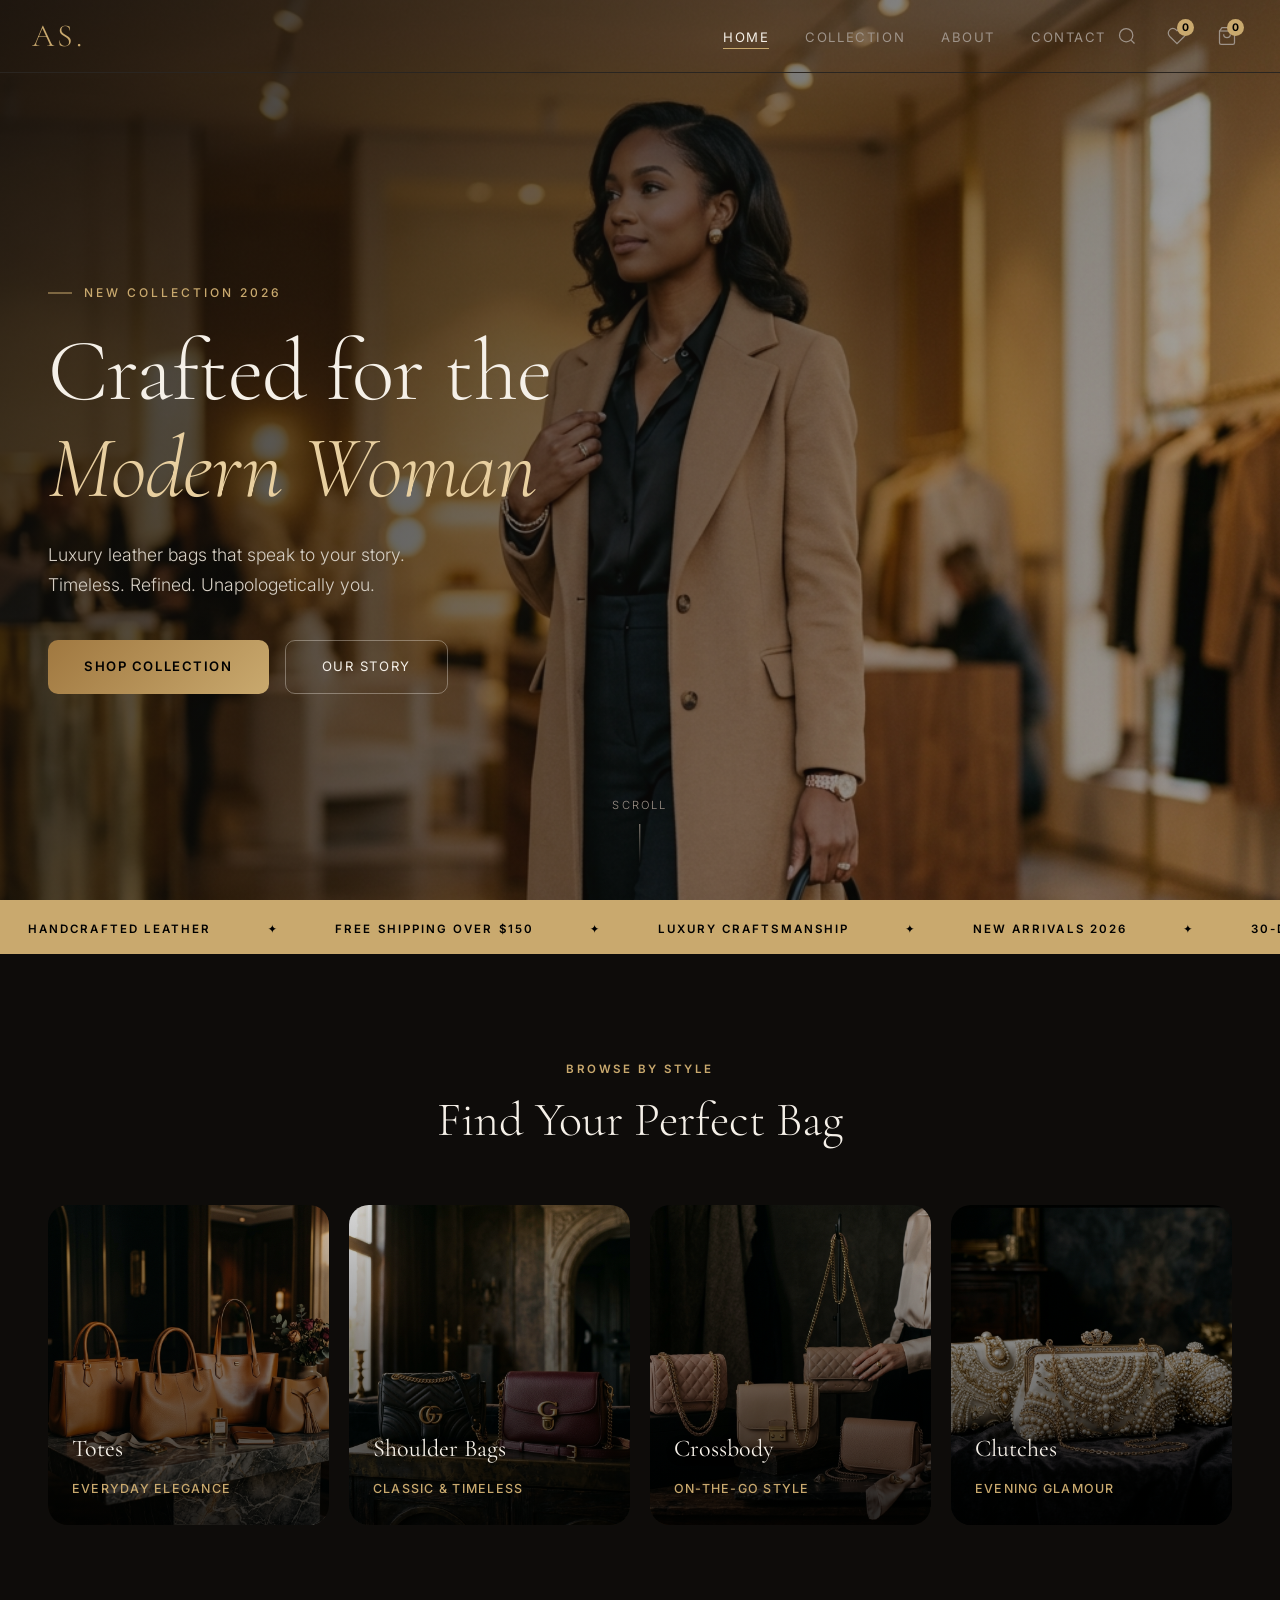
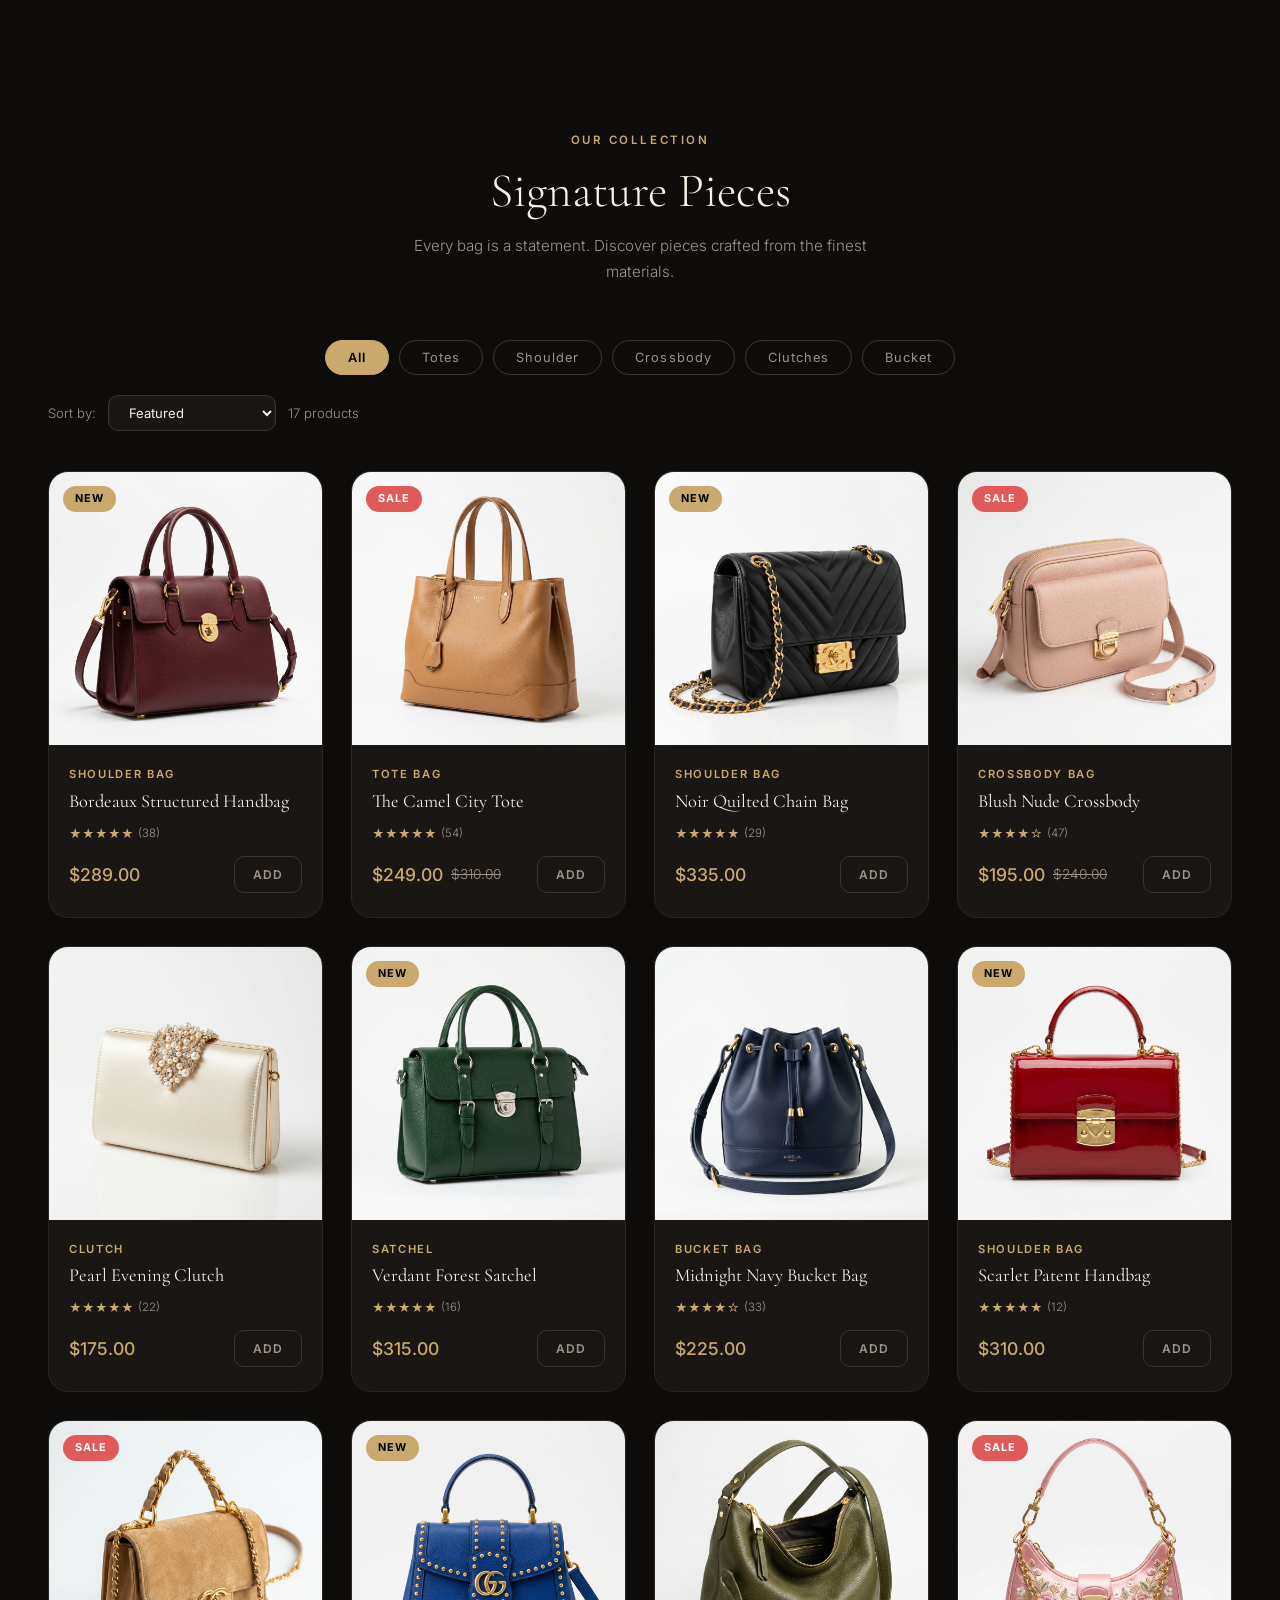
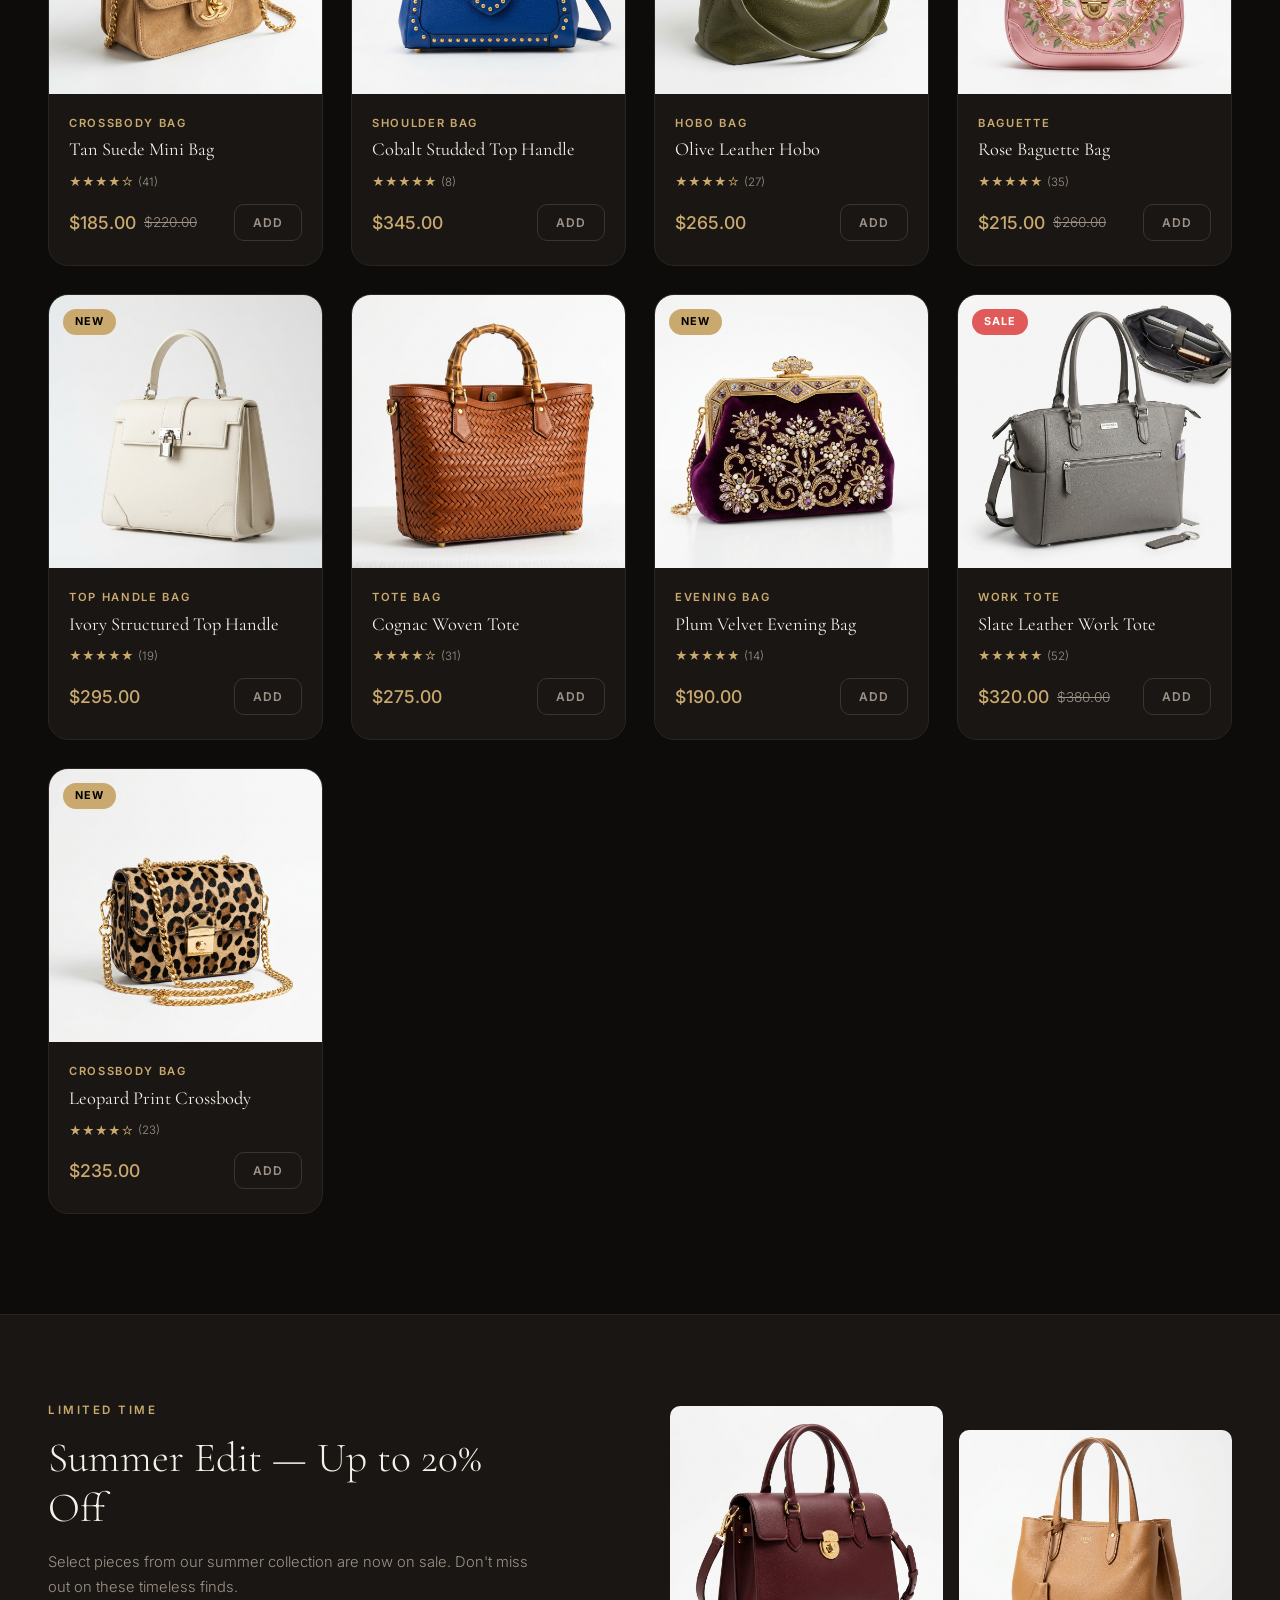
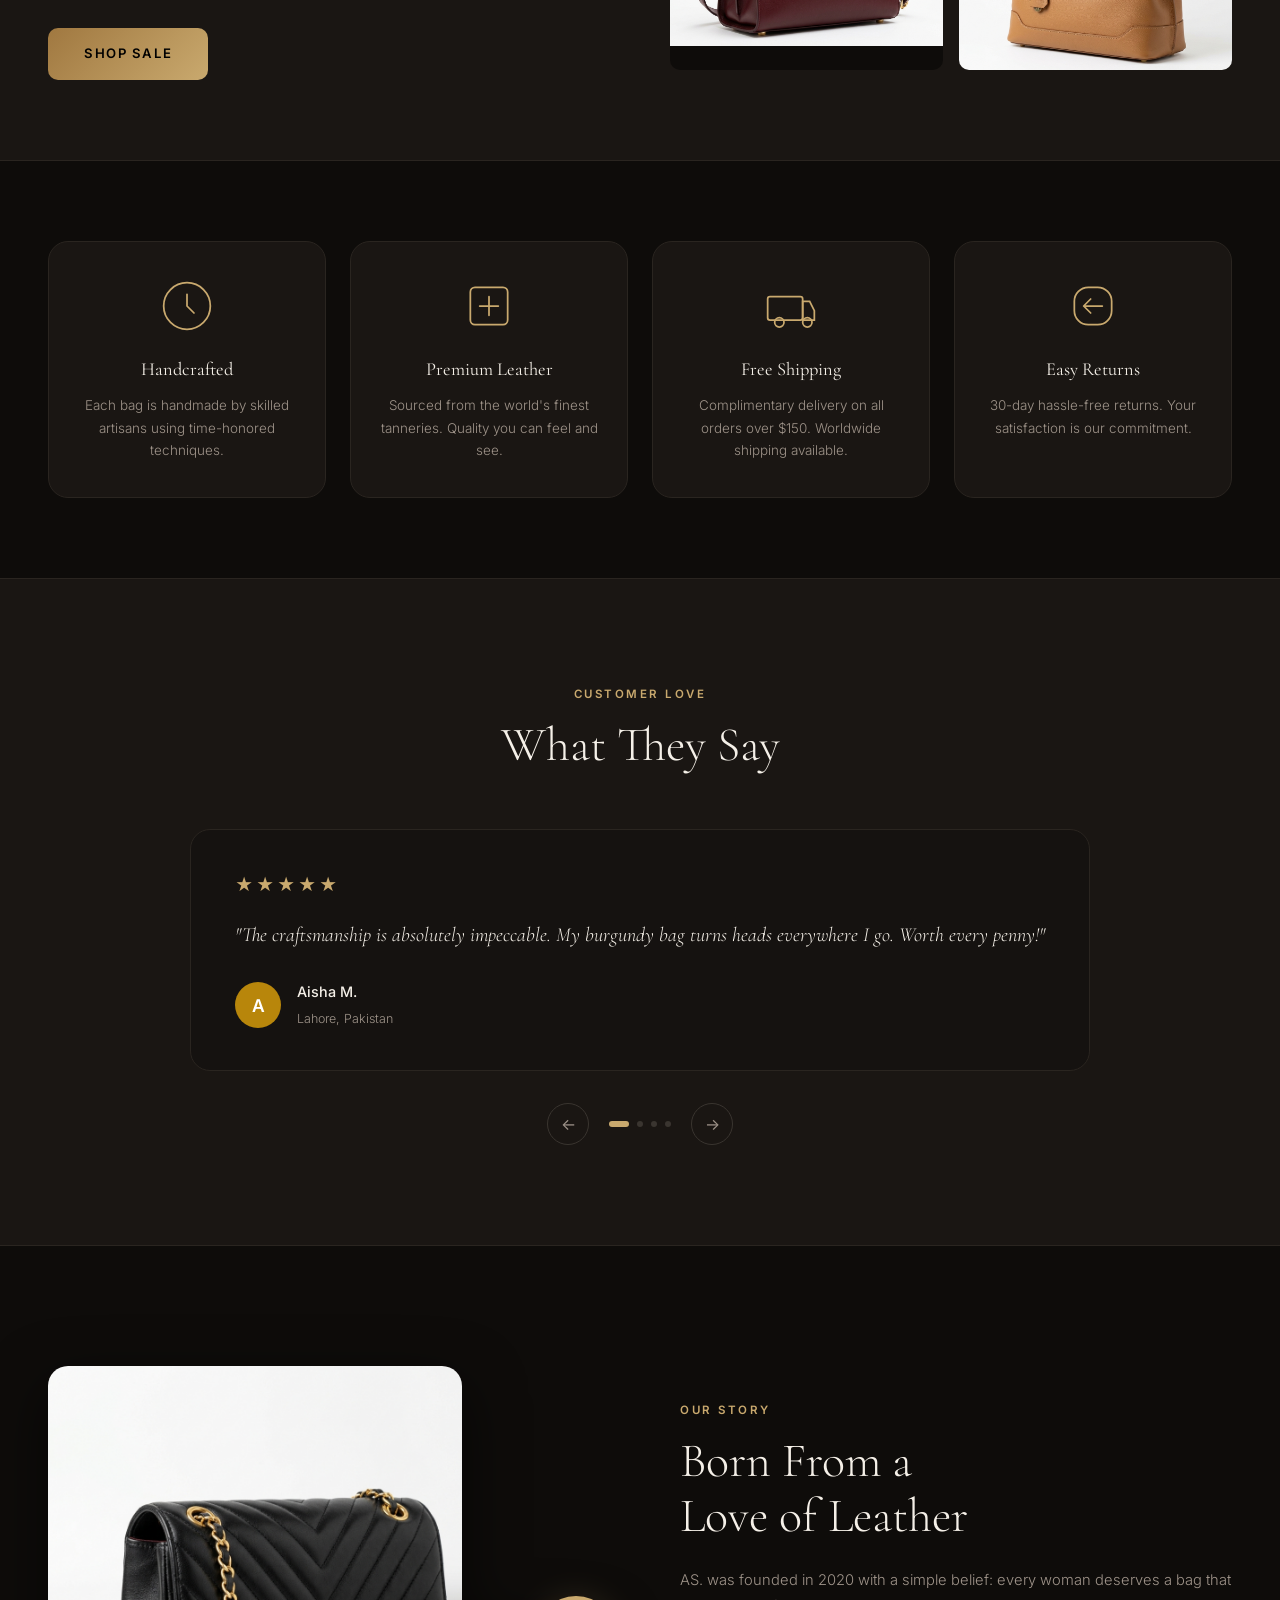
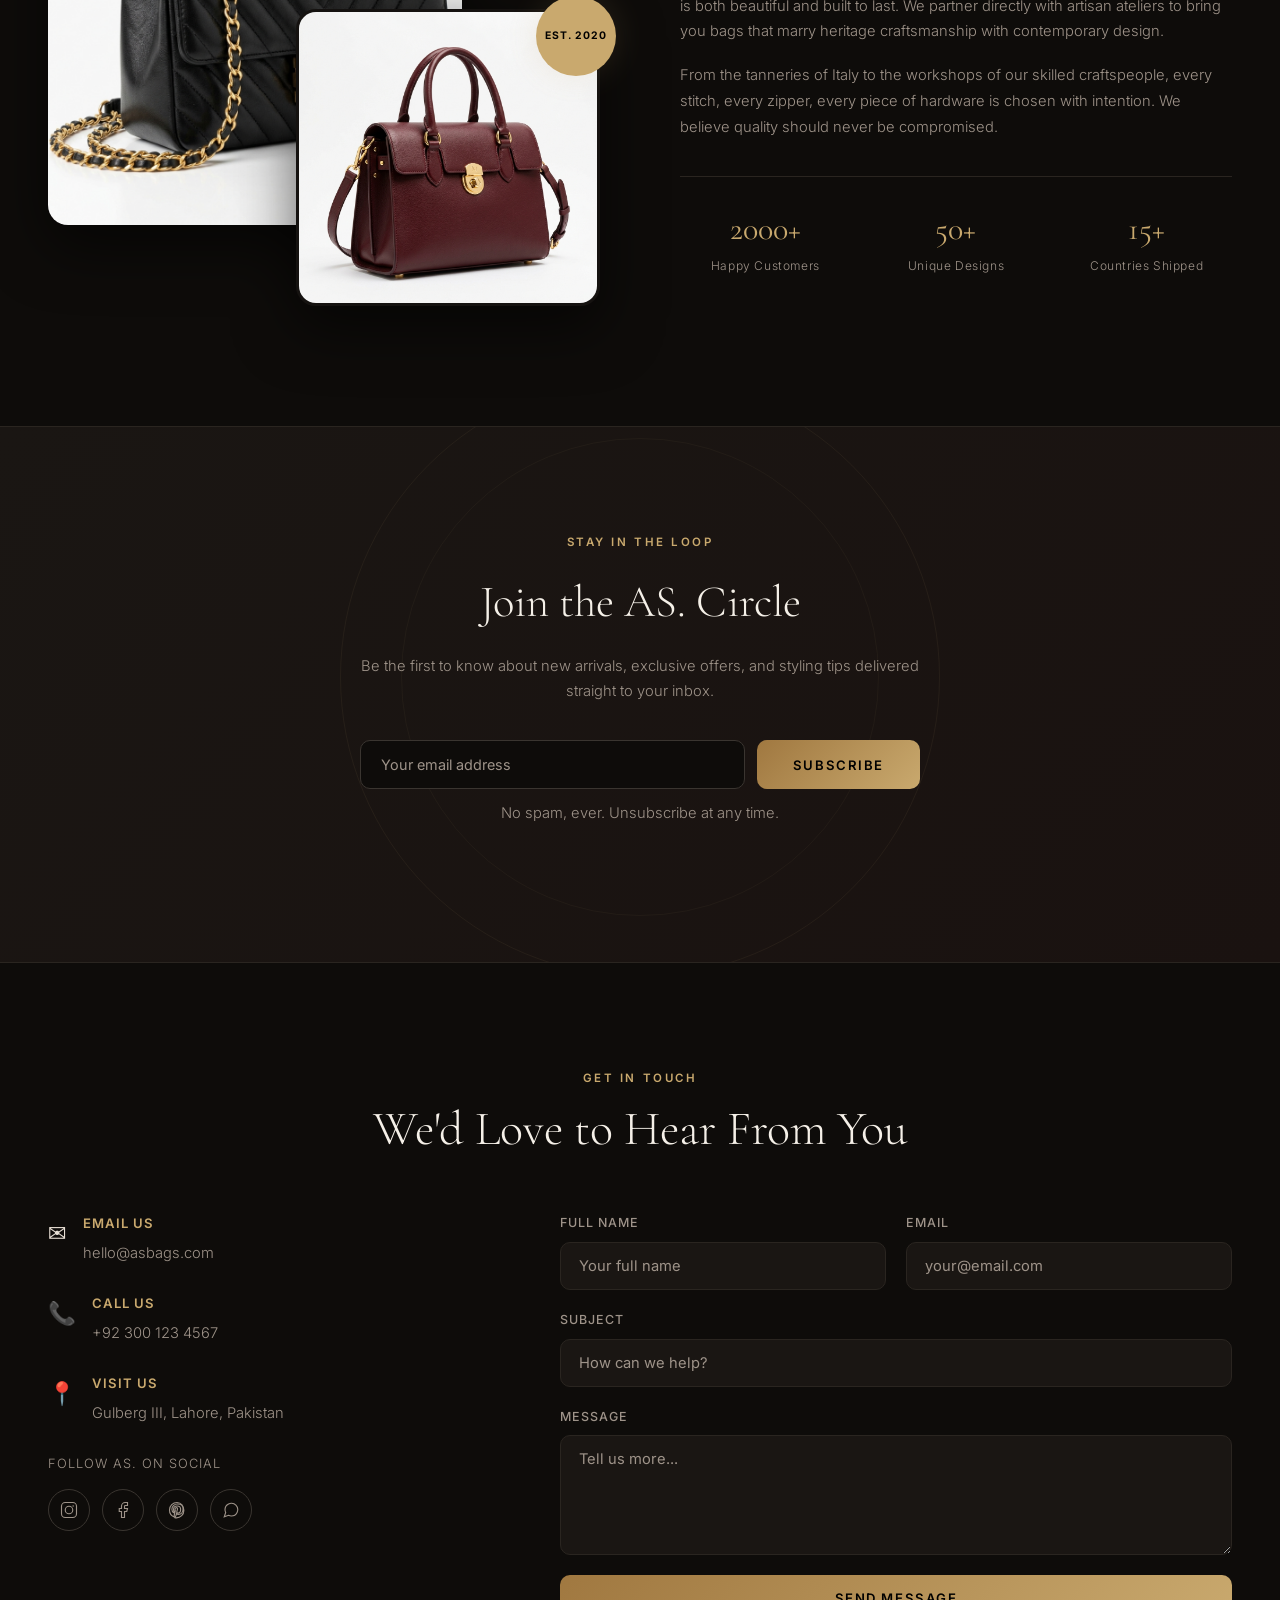
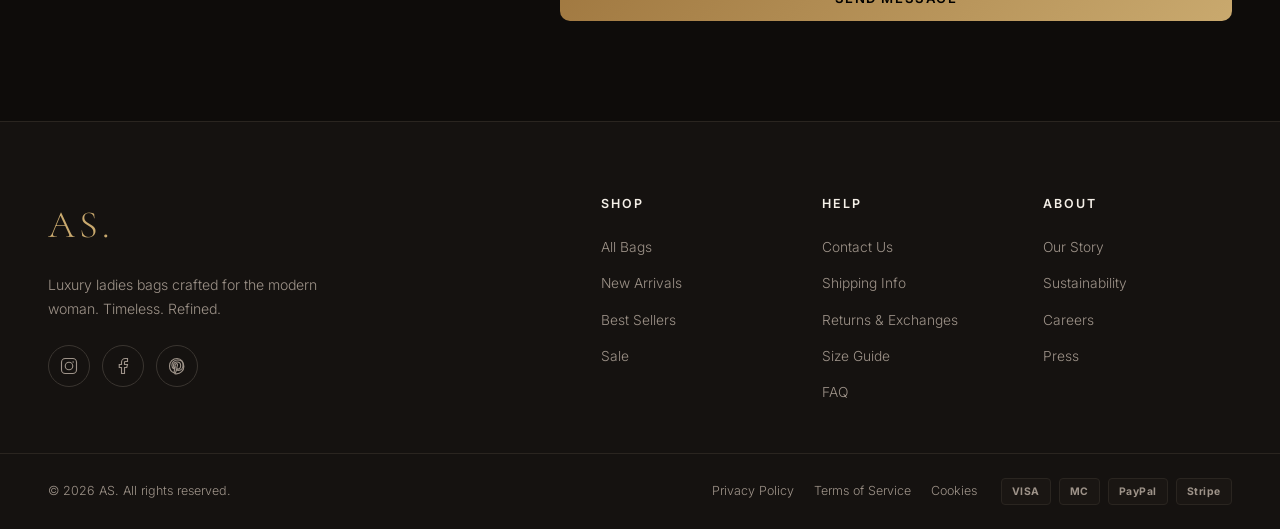
<file: index.html>
<!DOCTYPE html>
<html lang="en">
<head>
  <meta charset="UTF-8" />
  <meta name="viewport" content="width=device-width, initial-scale=1.0" />
  <title>AS. — Luxury Ladies Bags</title>
  <meta name="description" content="AS. is a premium ladies bag boutique offering handcrafted leather handbags, totes, clutches, and crossbody bags for the modern woman." />
  <meta property="og:title" content="AS. — Luxury Ladies Bags" />
  <meta property="og:description" content="Discover our curated collection of premium ladies bags. Crafted to perfection." />
  <meta property="og:type" content="website" />
  <link rel="preconnect" href="https://fonts.googleapis.com" />
  <link rel="preconnect" href="https://fonts.gstatic.com" crossorigin />
  <link href="https://fonts.googleapis.com/css2?family=Cormorant+Garamond:ital,wght@0,300;0,400;0,500;0,600;1,300;1,400&family=Inter:wght@300;400;500;600&display=swap" rel="stylesheet" />
  <link rel="stylesheet" href="style.css" />
</head>
<body>


  <!-- ====== TOAST NOTIFICATION ====== -->
  <div id="toast" class="toast" aria-live="polite"></div>

  <!-- ====== CART DRAWER ====== -->
  <div id="cart-overlay" class="cart-overlay" aria-hidden="true"></div>
  <aside id="cart-drawer" class="cart-drawer" aria-label="Shopping Cart">
    <div class="cart-header">
      <h2>Your Bag <span id="cart-count-badge" class="cart-badge">0</span></h2>
      <button id="cart-close-btn" class="cart-close" aria-label="Close cart">&times;</button>
    </div>
    <div id="cart-items" class="cart-items">
      <div class="cart-empty">
        <div class="cart-empty-icon">🛍️</div>
        <p>Your bag is empty</p>
        <span>Add some beautiful pieces</span>
      </div>
    </div>
    <div class="cart-footer" id="cart-footer" style="display:none;">
      <div class="cart-subtotal">
        <span>Subtotal</span>
        <span id="cart-subtotal">$0.00</span>
      </div>
      <p class="cart-shipping-note">Free shipping on orders over $150</p>
      <button class="btn-checkout" id="checkout-btn">Proceed to Checkout</button>
      <button class="btn-continue" id="continue-shopping-btn">Continue Shopping</button>
    </div>
  </aside>

  <!-- ====== WISHLIST DRAWER ====== -->
  <div id="wishlist-overlay" class="cart-overlay wishlist-overlay" aria-hidden="true"></div>
  <aside id="wishlist-drawer" class="cart-drawer wishlist-drawer" aria-label="Wishlist">
    <div class="cart-header">
      <h2>Wishlist <span id="wishlist-count-badge" class="cart-badge">0</span></h2>
      <button id="wishlist-close-btn" class="cart-close" aria-label="Close wishlist">&times;</button>
    </div>
    <div id="wishlist-items" class="cart-items">
      <div class="cart-empty">
        <div class="cart-empty-icon">🤍</div>
        <p>Your wishlist is empty</p>
        <span>Save items you love</span>
      </div>
    </div>
  </aside>

  <!-- ====== PRODUCT MODAL ====== -->
  <div id="modal-overlay" class="modal-overlay" aria-hidden="true"></div>
  <div id="product-modal" class="product-modal" role="dialog" aria-modal="true" aria-label="Product Detail">
    <button class="modal-close" id="modal-close-btn" aria-label="Close modal">&times;</button>
    <div class="modal-content" id="modal-content"></div>
  </div>

  <!-- ====== HEADER ====== -->
  <header id="site-header" class="site-header">
    <div class="header-inner">
      <button class="hamburger" id="hamburger-btn" aria-label="Open menu">
        <span></span><span></span><span></span>
      </button>
      <a href="#home" class="brand-logo" id="brand-logo">AS.</a>
      <nav class="main-nav" id="main-nav" aria-label="Main Navigation">
        <ul>
          <li><a href="#home" class="nav-link active" data-section="home">Home</a></li>
          <li><a href="#collection" class="nav-link" data-section="collection">Collection</a></li>
          <li><a href="#about" class="nav-link" data-section="about">About</a></li>
          <li><a href="#contact" class="nav-link" data-section="contact">Contact</a></li>
        </ul>
      </nav>
      <div class="header-actions">
        <button class="icon-btn" id="search-toggle-btn" aria-label="Search">
          <svg xmlns="http://www.w3.org/2000/svg" viewBox="0 0 24 24" fill="none" stroke="currentColor" stroke-width="1.5"><circle cx="11" cy="11" r="8"/><line x1="21" y1="21" x2="16.65" y2="16.65"/></svg>
        </button>
        <button class="icon-btn" id="wishlist-toggle-btn" aria-label="Wishlist">
          <svg xmlns="http://www.w3.org/2000/svg" viewBox="0 0 24 24" fill="none" stroke="currentColor" stroke-width="1.5"><path d="M20.84 4.61a5.5 5.5 0 0 0-7.78 0L12 5.67l-1.06-1.06a5.5 5.5 0 0 0-7.78 7.78l1.06 1.06L12 21.23l7.78-7.78 1.06-1.06a5.5 5.5 0 0 0 0-7.78z"/></svg>
          <span id="wishlist-count" class="header-badge">0</span>
        </button>
        <button class="icon-btn cart-icon-btn" id="cart-toggle-btn" aria-label="Cart">
          <svg xmlns="http://www.w3.org/2000/svg" viewBox="0 0 24 24" fill="none" stroke="currentColor" stroke-width="1.5"><path d="M6 2L3 6v14a2 2 0 0 0 2 2h14a2 2 0 0 0 2-2V6l-3-4z"/><line x1="3" y1="6" x2="21" y2="6"/><path d="M16 10a4 4 0 0 1-8 0"/></svg>
          <span id="cart-count" class="header-badge">0</span>
        </button>
      </div>
    </div>
    <!-- Search Bar -->
    <div class="search-bar" id="search-bar">
      <div class="search-inner">
        <svg xmlns="http://www.w3.org/2000/svg" viewBox="0 0 24 24" fill="none" stroke="currentColor" stroke-width="1.5"><circle cx="11" cy="11" r="8"/><line x1="21" y1="21" x2="16.65" y2="16.65"/></svg>
        <input type="text" id="search-input" placeholder="Search for bags..." aria-label="Search products" />
        <button id="search-close" aria-label="Close search">&times;</button>
      </div>
    </div>
  </header>

  <!-- Mobile Nav Drawer -->
  <div id="mobile-nav-overlay" class="mobile-nav-overlay"></div>
  <nav id="mobile-nav" class="mobile-nav" aria-label="Mobile Navigation">
    <button class="mobile-nav-close" id="mobile-nav-close" aria-label="Close menu">&times;</button>
    <div class="mobile-nav-logo">AS.</div>
    <ul>
      <li><a href="#home" class="mobile-nav-link">Home</a></li>
      <li><a href="#collection" class="mobile-nav-link">Collection</a></li>
      <li><a href="#about" class="mobile-nav-link">About</a></li>
      <li><a href="#contact" class="mobile-nav-link">Contact</a></li>
    </ul>
    <div class="mobile-nav-footer">
      <p>Follow us</p>
      <div class="social-links-mobile">
        <a href="#" aria-label="Instagram">Instagram</a>
        <a href="#" aria-label="Pinterest">Pinterest</a>
      </div>
    </div>
  </nav>

  <main id="main-content">

    <!-- ====== HERO SECTION ====== -->
    <section id="home" class="hero-section">
      <div class="hero-image-wrap">
        <img src="images/hero_banner.png" alt="AS. Luxury Ladies Bags – Editorial" class="hero-bg-img" />
        <div class="hero-overlay"></div>
      </div>
      <div class="hero-content">
        <span class="hero-tagline">New Collection 2026</span>
        <h1 class="hero-title">Crafted for the<br/><em>Modern Woman</em></h1>
        <p class="hero-subtitle">Luxury leather bags that speak to your story.<br/>Timeless. Refined. Unapologetically you.</p>
        <div class="hero-ctas">
          <a href="#collection" class="btn-primary" id="hero-shop-btn">Shop Collection</a>
          <a href="#about" class="btn-ghost">Our Story</a>
        </div>
      </div>
      <div class="hero-scroll-hint">
        <span>Scroll</span>
        <div class="scroll-line"></div>
      </div>
    </section>

    <!-- ====== MARQUEE BANNER ====== -->
    <div class="marquee-section" aria-hidden="true">
      <div class="marquee-track">
        <span>Handcrafted Leather</span><span>✦</span>
        <span>Free Shipping Over $150</span><span>✦</span>
        <span>Luxury Craftsmanship</span><span>✦</span>
        <span>New Arrivals 2026</span><span>✦</span>
        <span>30-Day Returns</span><span>✦</span>
        <span>Handcrafted Leather</span><span>✦</span>
        <span>Free Shipping Over $150</span><span>✦</span>
        <span>Luxury Craftsmanship</span><span>✦</span>
        <span>New Arrivals 2026</span><span>✦</span>
        <span>30-Day Returns</span><span>✦</span>
      </div>
    </div>

    <!-- ====== FEATURED CATEGORIES ====== -->
    <section class="categories-section" id="categories">
      <div class="section-header">
        <span class="section-label">Browse By Style</span>
        <h2>Find Your Perfect Bag</h2>
      </div>
      <div class="categories-grid">
        <div class="category-card" data-filter="tote" id="cat-tote">
          <img src="images/cat_totes.png" alt="Tote Bags" class="category-img" />
          <div class="category-overlay"></div>
          <div class="category-text">
            <h3>Totes</h3>
            <span>Everyday Elegance</span>
          </div>
        </div>
        <div class="category-card" data-filter="shoulder" id="cat-shoulder">
          <img src="images/cat_shoulder.png" alt="Shoulder Bags" class="category-img" />
          <div class="category-overlay"></div>
          <div class="category-text">
            <h3>Shoulder Bags</h3>
            <span>Classic &amp; Timeless</span>
          </div>
        </div>
        <div class="category-card" data-filter="crossbody" id="cat-crossbody">
          <img src="images/cat_crossbody.png" alt="Crossbody Bags" class="category-img" />
          <div class="category-overlay"></div>
          <div class="category-text">
            <h3>Crossbody</h3>
            <span>On-The-Go Style</span>
          </div>
        </div>
        <div class="category-card" data-filter="clutch" id="cat-clutch">
          <img src="images/cat_clutches.png" alt="Clutches" class="category-img" />
          <div class="category-overlay"></div>
          <div class="category-text">
            <h3>Clutches</h3>
            <span>Evening Glamour</span>
          </div>
        </div>
      </div>
    </section>

    <!-- ====== COLLECTION / PRODUCTS ====== -->
    <section id="collection" class="collection-section">
      <div class="section-header">
        <span class="section-label">Our Collection</span>
        <h2>Signature Pieces</h2>
        <p class="section-desc">Every bag is a statement. Discover pieces crafted from the finest materials.</p>
      </div>

      <!-- Filters -->
      <div class="filter-bar" role="group" aria-label="Filter products">
        <button class="filter-btn active" data-filter="all" id="filter-all">All</button>
        <button class="filter-btn" data-filter="tote" id="filter-tote">Totes</button>
        <button class="filter-btn" data-filter="shoulder" id="filter-shoulder">Shoulder</button>
        <button class="filter-btn" data-filter="crossbody" id="filter-crossbody">Crossbody</button>
        <button class="filter-btn" data-filter="clutch" id="filter-clutch">Clutches</button>
        <button class="filter-btn" data-filter="bucket" id="filter-bucket">Bucket</button>
      </div>

      <!-- Sort -->
      <div class="sort-bar">
        <label for="sort-select">Sort by:</label>
        <select id="sort-select" class="sort-select">
          <option value="default">Featured</option>
          <option value="price-asc">Price: Low to High</option>
          <option value="price-desc">Price: High to Low</option>
          <option value="name-asc">Name: A–Z</option>
        </select>
        <span id="product-count" class="product-count">7 products</span>
      </div>

      <!-- Product Grid -->
      <div class="products-grid" id="products-grid" role="list"></div>
    </section>

    <!-- ====== PROMO BANNER ====== -->
    <section class="promo-section">
      <div class="promo-inner">
        <div class="promo-text">
          <span class="section-label">Limited Time</span>
          <h2>Summer Edit — Up to 20% Off</h2>
          <p>Select pieces from our summer collection are now on sale. Don't miss out on these timeless finds.</p>
          <a href="#collection" class="btn-primary" id="promo-shop-btn">Shop Sale</a>
        </div>
        <div class="promo-image-grid">
          <div class="promo-img-item">
            <img src="images/bag_burgundy.png" alt="Burgundy leather handbag on sale" />
          </div>
          <div class="promo-img-item promo-img-offset">
            <img src="images/bag_camel_tote.png" alt="Camel tote bag on sale" />
          </div>
        </div>
      </div>
    </section>

    <!-- ====== FEATURES / USP ====== -->
    <section class="features-section" id="features">
      <div class="features-grid">
        <div class="feature-item" id="feature-crafted">
          <div class="feature-icon">
            <svg viewBox="0 0 48 48" fill="none" xmlns="http://www.w3.org/2000/svg"><path d="M24 4C13 4 4 13 4 24s9 20 20 20 20-9 20-20S35 4 24 4z" stroke="currentColor" stroke-width="1.5"/><path d="M24 14v10l6 6" stroke="currentColor" stroke-width="1.5" stroke-linecap="round"/></svg>
          </div>
          <h3>Handcrafted</h3>
          <p>Each bag is handmade by skilled artisans using time-honored techniques.</p>
        </div>
        <div class="feature-item" id="feature-leather">
          <div class="feature-icon">
            <svg viewBox="0 0 48 48" fill="none" xmlns="http://www.w3.org/2000/svg"><rect x="8" y="8" width="32" height="32" rx="4" stroke="currentColor" stroke-width="1.5"/><path d="M16 24h16M24 16v16" stroke="currentColor" stroke-width="1.5" stroke-linecap="round"/></svg>
          </div>
          <h3>Premium Leather</h3>
          <p>Sourced from the world's finest tanneries. Quality you can feel and see.</p>
        </div>
        <div class="feature-item" id="feature-shipping">
          <div class="feature-icon">
            <svg viewBox="0 0 48 48" fill="none" xmlns="http://www.w3.org/2000/svg"><rect x="4" y="16" width="30" height="20" rx="2" stroke="currentColor" stroke-width="1.5"/><path d="M34 20h6l4 8v8h-10V20z" stroke="currentColor" stroke-width="1.5"/><circle cx="14" cy="38" r="4" stroke="currentColor" stroke-width="1.5"/><circle cx="38" cy="38" r="4" stroke="currentColor" stroke-width="1.5"/></svg>
          </div>
          <h3>Free Shipping</h3>
          <p>Complimentary delivery on all orders over $150. Worldwide shipping available.</p>
        </div>
        <div class="feature-item" id="feature-returns">
          <div class="feature-icon">
            <svg viewBox="0 0 48 48" fill="none" xmlns="http://www.w3.org/2000/svg"><path d="M8 20C8 13.373 13.373 8 20 8h8c6.627 0 12 5.373 12 12v8c0 6.627-5.373 12-12 12h-8C13.373 40 8 34.627 8 28v-8z" stroke="currentColor" stroke-width="1.5"/><path d="M16 24h16M22 18l-6 6 6 6" stroke="currentColor" stroke-width="1.5" stroke-linecap="round" stroke-linejoin="round"/></svg>
          </div>
          <h3>Easy Returns</h3>
          <p>30-day hassle-free returns. Your satisfaction is our commitment.</p>
        </div>
      </div>
    </section>

    <!-- ====== TESTIMONIALS ====== -->
    <section class="testimonials-section" id="testimonials">
      <div class="section-header">
        <span class="section-label">Customer Love</span>
        <h2>What They Say</h2>
      </div>
      <div class="testimonials-track-wrap">
        <div class="testimonials-track" id="testimonials-track">
          <div class="testimonial-card">
            <div class="stars">★★★★★</div>
            <blockquote>"The craftsmanship is absolutely impeccable. My burgundy bag turns heads everywhere I go. Worth every penny!"</blockquote>
            <div class="testimonial-author">
              <div class="author-avatar" style="background:#b8860b">A</div>
              <div><strong>Aisha M.</strong><span>Lahore, Pakistan</span></div>
            </div>
          </div>
          <div class="testimonial-card">
            <div class="stars">★★★★★</div>
            <blockquote>"I bought the camel tote and I use it every single day. The leather is so buttery soft. AS. is my go-to brand now!"</blockquote>
            <div class="testimonial-author">
              <div class="author-avatar" style="background:#8b6e4e">S</div>
              <div><strong>Sara K.</strong><span>Dubai, UAE</span></div>
            </div>
          </div>
          <div class="testimonial-card">
            <div class="stars">★★★★★</div>
            <blockquote>"Ordered two bags and they arrived beautifully packaged. The quality is beyond what I expected for the price."</blockquote>
            <div class="testimonial-author">
              <div class="author-avatar" style="background:#6b4c7a">N</div>
              <div><strong>Nadia R.</strong><span>Karachi, Pakistan</span></div>
            </div>
          </div>
          <div class="testimonial-card">
            <div class="stars">★★★★★</div>
            <blockquote>"The forest green satchel is a dream. Sturdy, elegant, and the perfect size. Highly recommend AS. to everyone!"</blockquote>
            <div class="testimonial-author">
              <div class="author-avatar" style="background:#3d7a5e">F</div>
              <div><strong>Fatima H.</strong><span>Islamabad, Pakistan</span></div>
            </div>
          </div>
        </div>
        <div class="testimonial-controls">
          <button class="t-btn" id="t-prev" aria-label="Previous testimonial">&#8592;</button>
          <div class="t-dots" id="t-dots"></div>
          <button class="t-btn" id="t-next" aria-label="Next testimonial">&#8594;</button>
        </div>
      </div>
    </section>

    <!-- ====== ABOUT SECTION ====== -->
    <section id="about" class="about-section">
      <div class="about-inner">
        <div class="about-image-stack">
          <img src="images/bag_black_quilted.png" alt="AS. signature quilted bag" class="about-img about-img-main" />
          <img src="images/bag_burgundy.png" alt="AS. signature burgundy leather bag" class="about-img about-img-secondary" />
          <div class="about-badge">Est. 2020</div>
        </div>
        <div class="about-text">
          <span class="section-label">Our Story</span>
          <h2>Born From a<br/>Love of Leather</h2>
          <p>AS. was founded in 2020 with a simple belief: every woman deserves a bag that is both beautiful and built to last. We partner directly with artisan ateliers to bring you bags that marry heritage craftsmanship with contemporary design.</p>
          <p>From the tanneries of Italy to the workshops of our skilled craftspeople, every stitch, every zipper, every piece of hardware is chosen with intention. We believe quality should never be compromised.</p>
          <div class="about-stats">
            <div class="stat-item">
              <span class="stat-num">2000+</span>
              <span class="stat-label">Happy Customers</span>
            </div>
            <div class="stat-item">
              <span class="stat-num">50+</span>
              <span class="stat-label">Unique Designs</span>
            </div>
            <div class="stat-item">
              <span class="stat-num">15+</span>
              <span class="stat-label">Countries Shipped</span>
            </div>
          </div>
        </div>
      </div>
    </section>

    <!-- ====== NEWSLETTER ====== -->
    <section class="newsletter-section" id="newsletter">
      <div class="newsletter-inner">
        <div class="newsletter-decoration"></div>
        <span class="section-label">Stay in the Loop</span>
        <h2>Join the AS. Circle</h2>
        <p>Be the first to know about new arrivals, exclusive offers, and styling tips delivered straight to your inbox.</p>
        <form class="newsletter-form" id="newsletter-form" novalidate>
          <div class="newsletter-input-wrap">
            <input type="email" id="newsletter-email" placeholder="Your email address" aria-label="Email address for newsletter" required />
            <button type="submit" class="btn-primary" id="newsletter-submit">Subscribe</button>
          </div>
          <p class="newsletter-privacy">No spam, ever. Unsubscribe at any time.</p>
        </form>
      </div>
    </section>

    <!-- ====== CONTACT SECTION ====== -->
    <section id="contact" class="contact-section">
      <div class="section-header">
        <span class="section-label">Get In Touch</span>
        <h2>We'd Love to Hear From You</h2>
      </div>
      <div class="contact-inner">
        <div class="contact-info">
          <div class="contact-info-item" id="contact-email-info">
            <div class="contact-icon">✉️</div>
            <div>
              <strong>Email Us</strong>
              <a href="mailto:hello@asbags.com">hello@asbags.com</a>
            </div>
          </div>
          <div class="contact-info-item" id="contact-phone-info">
            <div class="contact-icon">📞</div>
            <div>
              <strong>Call Us</strong>
              <a href="tel:+923001234567">+92 300 123 4567</a>
            </div>
          </div>
          <div class="contact-info-item" id="contact-location-info">
            <div class="contact-icon">📍</div>
            <div>
              <strong>Visit Us</strong>
              <span>Gulberg III, Lahore, Pakistan</span>
            </div>
          </div>
          <div class="contact-social">
            <p>Follow AS. on social</p>
            <div class="social-links">
              <a href="#" class="social-link" id="social-instagram" aria-label="Instagram">
                <svg viewBox="0 0 24 24" fill="none" stroke="currentColor" stroke-width="1.5"><rect x="2" y="2" width="20" height="20" rx="5"/><circle cx="12" cy="12" r="5"/><circle cx="17.5" cy="6.5" r="1" fill="currentColor" stroke="none"/></svg>
              </a>
              <a href="#" class="social-link" id="social-facebook" aria-label="Facebook">
                <svg viewBox="0 0 24 24" fill="none" stroke="currentColor" stroke-width="1.5"><path d="M18 2h-3a5 5 0 0 0-5 5v3H7v4h3v8h4v-8h3l1-4h-4V7a1 1 0 0 1 1-1h3z"/></svg>
              </a>
              <a href="#" class="social-link" id="social-pinterest" aria-label="Pinterest">
                <svg viewBox="0 0 24 24" fill="none" stroke="currentColor" stroke-width="1.5"><path d="M12 2C6.48 2 2 6.48 2 12c0 4.24 2.65 7.86 6.39 9.29-.09-.78-.17-1.98.03-2.83.19-.79 1.27-5.39 1.27-5.39s-.32-.65-.32-1.61c0-1.51.88-2.64 1.97-2.64.93 0 1.38.7 1.38 1.54 0 .94-.6 2.35-.91 3.65-.26 1.09.54 1.98 1.61 1.98 1.93 0 3.41-2.03 3.41-4.97 0-2.6-1.87-4.42-4.54-4.42-3.09 0-4.9 2.32-4.9 4.72 0 .94.36 1.94.81 2.49.09.11.1.2.07.31-.08.34-.27 1.09-.31 1.24-.05.2-.17.24-.39.15-1.45-.68-2.36-2.8-2.36-4.51 0-3.67 2.66-7.03 7.68-7.03 4.03 0 7.16 2.87 7.16 6.71 0 4-2.52 7.22-6.02 7.22-1.18 0-2.28-.61-2.66-1.33l-.72 2.7c-.26.99-.96 2.24-1.43 2.99.61.19 1.25.29 1.92.29 5.52 0 10-4.48 10-10S17.52 2 12 2z"/></svg>
              </a>
              <a href="#" class="social-link" id="social-whatsapp" aria-label="WhatsApp">
                <svg viewBox="0 0 24 24" fill="none" stroke="currentColor" stroke-width="1.5"><path d="M21 11.5a8.38 8.38 0 0 1-.9 3.8 8.5 8.5 0 0 1-7.6 4.7 8.38 8.38 0 0 1-3.8-.9L3 21l1.9-5.7a8.38 8.38 0 0 1-.9-3.8 8.5 8.5 0 0 1 4.7-7.6 8.38 8.38 0 0 1 3.8-.9h.5a8.48 8.48 0 0 1 8 8v.5z"/></svg>
              </a>
            </div>
          </div>
        </div>
        <form class="contact-form" id="contact-form" novalidate>
          <div class="form-row">
            <div class="form-group">
              <label for="contact-name">Full Name</label>
              <input type="text" id="contact-name" placeholder="Your full name" required />
            </div>
            <div class="form-group">
              <label for="contact-email">Email</label>
              <input type="email" id="contact-email" placeholder="your@email.com" required />
            </div>
          </div>
          <div class="form-group">
            <label for="contact-subject">Subject</label>
            <input type="text" id="contact-subject" placeholder="How can we help?" />
          </div>
          <div class="form-group">
            <label for="contact-message">Message</label>
            <textarea id="contact-message" rows="5" placeholder="Tell us more..." required></textarea>
          </div>
          <button type="submit" class="btn-primary" id="contact-submit-btn">Send Message</button>
        </form>
      </div>
    </section>

  </main>

  <!-- ====== FOOTER ====== -->
  <footer class="site-footer" id="site-footer">
    <div class="footer-inner">
      <div class="footer-brand">
        <div class="footer-logo">AS.</div>
        <p>Luxury ladies bags crafted for the modern woman. Timeless. Refined.</p>
        <div class="social-links">
          <a href="#" class="social-link" aria-label="Instagram">
            <svg viewBox="0 0 24 24" fill="none" stroke="currentColor" stroke-width="1.5"><rect x="2" y="2" width="20" height="20" rx="5"/><circle cx="12" cy="12" r="5"/><circle cx="17.5" cy="6.5" r="1" fill="currentColor" stroke="none"/></svg>
          </a>
          <a href="#" class="social-link" aria-label="Facebook">
            <svg viewBox="0 0 24 24" fill="none" stroke="currentColor" stroke-width="1.5"><path d="M18 2h-3a5 5 0 0 0-5 5v3H7v4h3v8h4v-8h3l1-4h-4V7a1 1 0 0 1 1-1h3z"/></svg>
          </a>
          <a href="#" class="social-link" aria-label="Pinterest">
            <svg viewBox="0 0 24 24" fill="none" stroke="currentColor" stroke-width="1.5"><path d="M12 2C6.48 2 2 6.48 2 12c0 4.24 2.65 7.86 6.39 9.29-.09-.78-.17-1.98.03-2.83.19-.79 1.27-5.39 1.27-5.39s-.32-.65-.32-1.61c0-1.51.88-2.64 1.97-2.64.93 0 1.38.7 1.38 1.54 0 .94-.6 2.35-.91 3.65-.26 1.09.54 1.98 1.61 1.98 1.93 0 3.41-2.03 3.41-4.97 0-2.6-1.87-4.42-4.54-4.42-3.09 0-4.9 2.32-4.9 4.72 0 .94.36 1.94.81 2.49.09.11.1.2.07.31-.08.34-.27 1.09-.31 1.24-.05.2-.17.24-.39.15-1.45-.68-2.36-2.8-2.36-4.51 0-3.67 2.66-7.03 7.68-7.03 4.03 0 7.16 2.87 7.16 6.71 0 4-2.52 7.22-6.02 7.22-1.18 0-2.28-.61-2.66-1.33l-.72 2.7c-.26.99-.96 2.24-1.43 2.99.61.19 1.25.29 1.92.29 5.52 0 10-4.48 10-10S17.52 2 12 2z"/></svg>
          </a>
        </div>
      </div>
      <div class="footer-links">
        <div class="footer-col">
          <h4>Shop</h4>
          <ul>
            <li><a href="#collection">All Bags</a></li>
            <li><a href="#collection">New Arrivals</a></li>
            <li><a href="#collection">Best Sellers</a></li>
            <li><a href="#collection">Sale</a></li>
          </ul>
        </div>
        <div class="footer-col">
          <h4>Help</h4>
          <ul>
            <li><a href="#contact">Contact Us</a></li>
            <li><a href="#">Shipping Info</a></li>
            <li><a href="#">Returns & Exchanges</a></li>
            <li><a href="#">Size Guide</a></li>
            <li><a href="#">FAQ</a></li>
          </ul>
        </div>
        <div class="footer-col">
          <h4>About</h4>
          <ul>
            <li><a href="#about">Our Story</a></li>
            <li><a href="#">Sustainability</a></li>
            <li><a href="#">Careers</a></li>
            <li><a href="#">Press</a></li>
          </ul>
        </div>
      </div>
    </div>
    <div class="footer-bottom">
      <p>&copy; 2026 AS. All rights reserved.</p>
      <div class="footer-legal">
        <a href="#">Privacy Policy</a>
        <a href="#">Terms of Service</a>
        <a href="#">Cookies</a>
      </div>
      <div class="payment-icons" aria-label="Accepted payment methods">
        <span class="payment-icon" title="Visa">VISA</span>
        <span class="payment-icon" title="Mastercard">MC</span>
        <span class="payment-icon" title="PayPal">PayPal</span>
        <span class="payment-icon" title="Stripe">Stripe</span>
      </div>
    </div>
  </footer>

  <!-- Back to Top -->
  <button class="back-to-top" id="back-to-top" aria-label="Back to top">↑</button>

  <script src="app.js"></script>
</body>
</html>
</file>
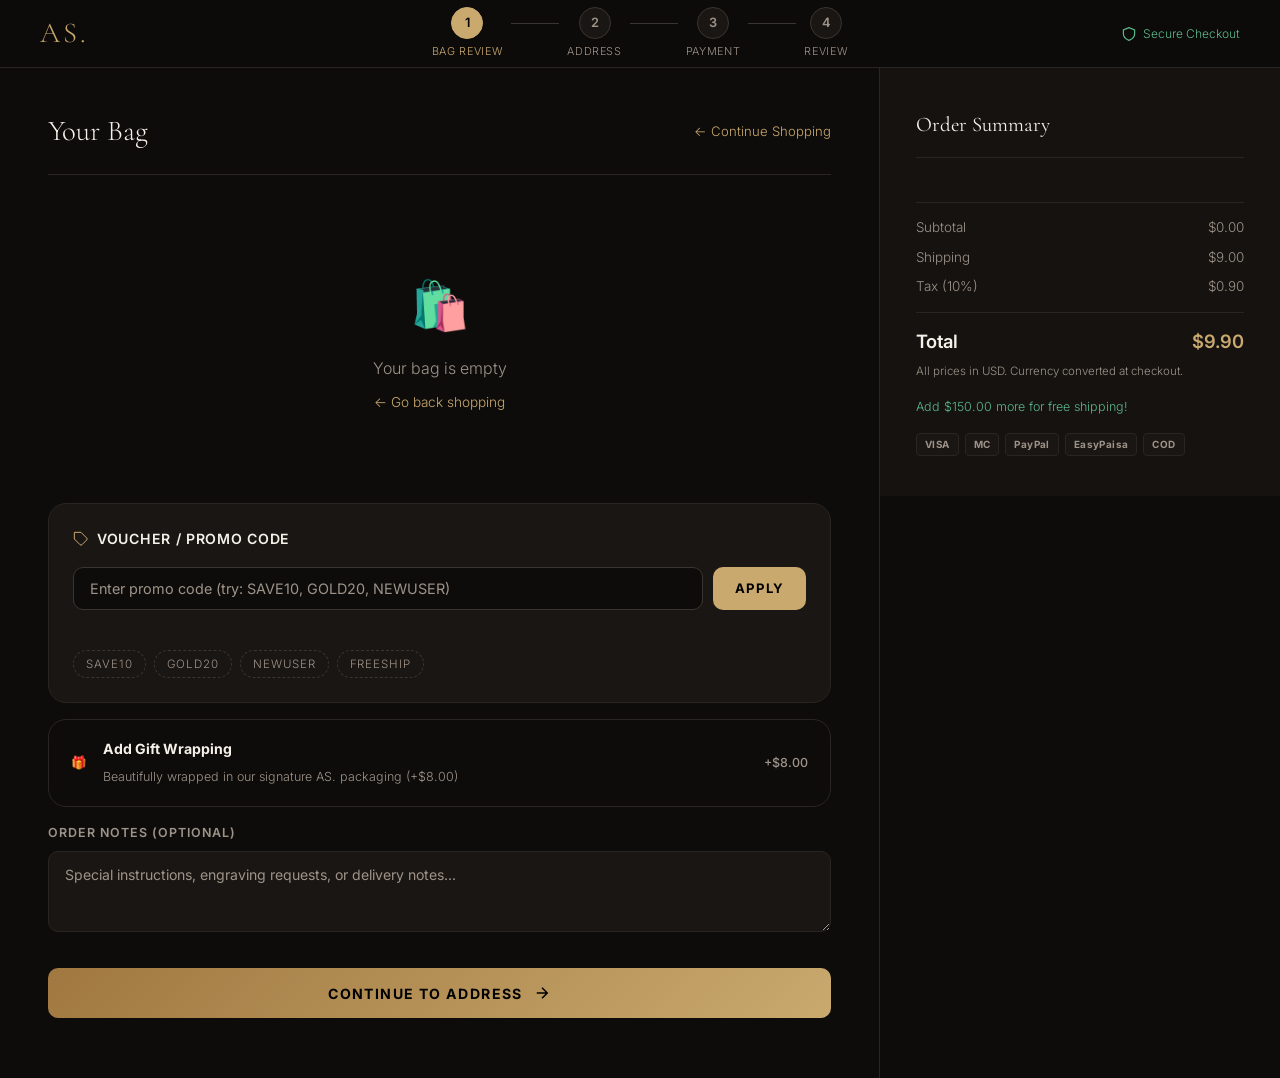
<file: checkout.html>
<!DOCTYPE html>
<html lang="en">
<head>
  <meta charset="UTF-8" />
  <meta name="viewport" content="width=device-width, initial-scale=1.0" />
  <title>Checkout — AS. Luxury Ladies Bags</title>
  <meta name="description" content="Secure checkout for AS. luxury ladies bags. Fast delivery, multiple payment methods accepted." />
  <link rel="preconnect" href="https://fonts.googleapis.com" />
  <link rel="preconnect" href="https://fonts.gstatic.com" crossorigin />
  <link href="https://fonts.googleapis.com/css2?family=Cormorant+Garamond:ital,wght@0,300;0,400;0,500;0,600;1,300;1,400&family=Inter:wght@300;400;500;600&display=swap" rel="stylesheet" />
  <link rel="stylesheet" href="checkout.css" />
</head>
<body>

  <!-- TOAST -->
  <div id="co-toast" class="co-toast" aria-live="polite"></div>

  <!-- HEADER -->
  <header class="co-header">
    <a href="index.html" class="co-logo">AS.</a>
    <div class="co-header-center">
      <div class="co-steps" id="co-steps" role="list">
        <div class="co-step active" data-step="1" role="listitem">
          <div class="co-step-num">1</div>
          <span>Bag Review</span>
        </div>
        <div class="co-step-line"></div>
        <div class="co-step" data-step="2" role="listitem">
          <div class="co-step-num">2</div>
          <span>Address</span>
        </div>
        <div class="co-step-line"></div>
        <div class="co-step" data-step="3" role="listitem">
          <div class="co-step-num">3</div>
          <span>Payment</span>
        </div>
        <div class="co-step-line"></div>
        <div class="co-step" data-step="4" role="listitem">
          <div class="co-step-num">4</div>
          <span>Review</span>
        </div>
      </div>
    </div>
    <div class="co-header-right">
      <div class="co-secure-badge">
        <svg viewBox="0 0 20 20" fill="none" stroke="currentColor" stroke-width="1.5"><path d="M10 2L3 5v5c0 5 7 8 7 8s7-3 7-8V5L10 2z"/></svg>
        <span>Secure Checkout</span>
      </div>
    </div>
  </header>

  <!-- MAIN CHECKOUT LAYOUT -->
  <main class="co-main">

    <!-- LEFT: STEP PANELS -->
    <div class="co-left" id="co-left">

      <!-- ===== STEP 1: BAG REVIEW ===== -->
      <div class="co-panel active" id="panel-1">
        <div class="co-panel-header">
          <h1>Your Bag</h1>
          <a href="index.html" class="co-back-link">← Continue Shopping</a>
        </div>

        <div id="co-cart-items" class="co-cart-items"></div>

        <!-- VOUCHER / COUPON -->
        <div class="voucher-section">
          <h3 class="voucher-title">
            <svg viewBox="0 0 24 24" fill="none" stroke="currentColor" stroke-width="1.5"><path d="M20.59 13.41l-7.17 7.17a2 2 0 0 1-2.83 0L2 12V2h10l8.59 8.59a2 2 0 0 1 0 2.82z"/><line x1="7" y1="7" x2="7.01" y2="7"/></svg>
            Voucher / Promo Code
          </h3>
          <div class="voucher-input-wrap">
            <input type="text" id="voucher-input" placeholder="Enter promo code (try: SAVE10, GOLD20, NEWUSER)" class="voucher-input" autocomplete="off" />
            <button class="voucher-apply-btn" id="voucher-apply-btn">Apply</button>
          </div>
          <div id="voucher-feedback" class="voucher-feedback"></div>
          <div class="voucher-hints">
            <span class="voucher-hint">SAVE10</span>
            <span class="voucher-hint">GOLD20</span>
            <span class="voucher-hint">NEWUSER</span>
            <span class="voucher-hint">FREESHIP</span>
          </div>
        </div>

        <!-- GIFT WRAP -->
        <div class="gift-wrap-section">
          <label class="gift-wrap-label" for="gift-wrap-chk">
            <input type="checkbox" id="gift-wrap-chk" class="gift-wrap-chk" />
            <div class="gift-wrap-box">
              <span class="gift-icon">🎁</span>
              <div>
                <strong>Add Gift Wrapping</strong>
                <span>Beautifully wrapped in our signature AS. packaging (+$8.00)</span>
              </div>
              <span class="gift-price" id="gift-price-tag">+$8.00</span>
            </div>
          </label>
        </div>

        <!-- ORDER NOTES -->
        <div class="notes-section">
          <label for="order-notes" class="notes-label">Order Notes (optional)</label>
          <textarea id="order-notes" class="notes-input" rows="3" placeholder="Special instructions, engraving requests, or delivery notes..."></textarea>
        </div>

        <div class="co-step-actions">
          <button class="co-btn-primary" id="step1-next-btn">
            Continue to Address
            <svg viewBox="0 0 24 24" fill="none" stroke="currentColor" stroke-width="2"><path d="M5 12h14M12 5l7 7-7 7"/></svg>
          </button>
        </div>
      </div>

      <!-- ===== STEP 2: ADDRESS ===== -->
      <div class="co-panel" id="panel-2">
        <div class="co-panel-header">
          <h2>Shipping Address</h2>
          <button class="co-back-link" id="back-to-1">← Back to Bag</button>
        </div>


        <!-- New Address Form -->
        <form id="address-form" class="address-form" novalidate>

          <div class="form-row-2">
            <div class="co-form-group">
              <label for="addr-first">First Name *</label>
              <input type="text" id="addr-first" placeholder="First name" required autocomplete="given-name" />
            </div>
            <div class="co-form-group">
              <label for="addr-last">Last Name *</label>
              <input type="text" id="addr-last" placeholder="Last name" required autocomplete="family-name" />
            </div>
          </div>

          <div class="co-form-group">
            <label for="addr-email">Email Address *</label>
            <input type="email" id="addr-email" placeholder="you@example.com" required autocomplete="email" />
          </div>

          <div class="co-form-group">
            <label for="addr-phone">Phone Number *</label>
            <div class="phone-input-wrap">
              <select id="addr-phone-country" class="phone-country-sel">
                <option value="+92">🇵🇰 +92</option>
                <option value="+971">🇦🇪 +971</option>
                <option value="+1">🇺🇸 +1</option>
                <option value="+44">🇬🇧 +44</option>
                <option value="+91">🇮🇳 +91</option>
                <option value="+966">🇸🇦 +966</option>
                <option value="+974">🇶🇦 +974</option>
              </select>
              <input type="tel" id="addr-phone" placeholder="300 123 4567" required autocomplete="tel" />
            </div>
          </div>

          <div class="co-form-group">
            <label for="addr-line1">Address Line 1 *</label>
            <input type="text" id="addr-line1" placeholder="House/Flat No., Street Name" required autocomplete="address-line1" />
          </div>

          <div class="co-form-group">
            <label for="addr-line2">Address Line 2</label>
            <input type="text" id="addr-line2" placeholder="Apartment, Suite, Building (optional)" autocomplete="address-line2" />
          </div>

          <div class="form-row-3">
            <div class="co-form-group">
              <label for="addr-city">City *</label>
              <input type="text" id="addr-city" placeholder="City" required autocomplete="address-level2" />
            </div>
            <div class="co-form-group">
              <label for="addr-state">State / Province</label>
              <input type="text" id="addr-state" placeholder="State / Province" autocomplete="address-level1" />
            </div>
            <div class="co-form-group">
              <label for="addr-zip">Postal Code *</label>
              <input type="text" id="addr-zip" placeholder="Postal Code" required autocomplete="postal-code" />
            </div>
          </div>

          <div class="co-form-group">
            <label for="addr-country">Country *</label>
            <select id="addr-country" required autocomplete="country">
              <option value="">Select Country</option>
              <option value="PK" selected>Pakistan</option>
              <option value="AE">United Arab Emirates</option>
              <option value="US">United States</option>
              <option value="GB">United Kingdom</option>
              <option value="IN">India</option>
              <option value="SA">Saudi Arabia</option>
              <option value="QA">Qatar</option>
              <option value="KW">Kuwait</option>
              <option value="OM">Oman</option>
              <option value="BH">Bahrain</option>
              <option value="CA">Canada</option>
              <option value="AU">Australia</option>
              <option value="DE">Germany</option>
              <option value="FR">France</option>
            </select>
          </div>


        </form>

        <!-- Shipping Method -->
        <div class="shipping-section">
          <h4>Shipping Method</h4>
          <div class="shipping-options" id="shipping-options">
            <label class="shipping-option selected" for="ship-standard">
              <input type="radio" name="shipping" id="ship-standard" value="standard" checked />
              <div class="ship-info">
                <div class="ship-name">Standard Delivery</div>
                <div class="ship-eta">5–7 business days</div>
              </div>
              <span class="ship-price" id="ship-standard-price">Free</span>
            </label>
            <label class="shipping-option" for="ship-express">
              <input type="radio" name="shipping" id="ship-express" value="express" />
              <div class="ship-info">
                <div class="ship-name">Express Delivery</div>
                <div class="ship-eta">2–3 business days</div>
              </div>
              <span class="ship-price">$12.00</span>
            </label>
            <label class="shipping-option" for="ship-overnight">
              <input type="radio" name="shipping" id="ship-overnight" value="overnight" />
              <div class="ship-info">
                <div class="ship-name">Overnight Delivery</div>
                <div class="ship-eta">Next business day</div>
              </div>
              <span class="ship-price">$24.00</span>
            </label>
          </div>
        </div>

        <div class="co-step-actions">
          <button class="co-btn-primary" id="step2-next-btn">
            Continue to Payment
            <svg viewBox="0 0 24 24" fill="none" stroke="currentColor" stroke-width="2"><path d="M5 12h14M12 5l7 7-7 7"/></svg>
          </button>
          <button class="co-btn-ghost" id="back-to-1-btn">← Back</button>
        </div>
      </div>

      <!-- ===== STEP 3: PAYMENT ===== -->
      <div class="co-panel" id="panel-3">
        <div class="co-panel-header">
          <h2>Payment</h2>
          <button class="co-back-link" id="back-to-2">← Back to Address</button>
        </div>

        <!-- Payment Methods -->
        <div class="payment-methods">
          <h4>Select Payment Method</h4>
          <div class="pay-method-tabs">
            <button class="pay-tab active" data-method="card" id="tab-card">
              <svg viewBox="0 0 24 24" fill="none" stroke="currentColor" stroke-width="1.5"><rect x="1" y="4" width="22" height="16" rx="2"/><line x1="1" y1="10" x2="23" y2="10"/></svg>
              Credit / Debit Card
            </button>
            <button class="pay-tab" data-method="paypal" id="tab-paypal">
              <svg viewBox="0 0 24 24" fill="none" stroke="currentColor" stroke-width="1.5"><path d="M17.5 7C17.5 4.5 15.5 3 12.5 3H6L4 15h4l-.5 3H11l.5-3h1.5c4 0 7-2.5 7-5.5C20 7.5 19 6 17.5 5"/></svg>
              PayPal
            </button>
            <button class="pay-tab" data-method="easypaisa" id="tab-easypaisa">
              <svg viewBox="0 0 24 24" fill="none" stroke="currentColor" stroke-width="1.5"><rect x="5" y="2" width="14" height="20" rx="2"/><line x1="12" y1="18" x2="12.01" y2="18"/></svg>
              EasyPaisa
            </button>
            <button class="pay-tab" data-method="cod" id="tab-cod">
              <svg viewBox="0 0 24 24" fill="none" stroke="currentColor" stroke-width="1.5"><rect x="1" y="4" width="22" height="16" rx="2"/><path d="M1 10h22M8 14h.01M12 14h.01M16 14h.01"/></svg>
              Cash on Delivery
            </button>
          </div>

          <!-- CARD FORM -->
          <div class="pay-panel active" id="pay-card">
            <!-- Live Card Preview -->
            <div class="card-preview-wrap">
              <div class="credit-card" id="credit-card-visual">
                <div class="card-chip">
                  <svg viewBox="0 0 50 40" fill="none"><rect width="50" height="40" rx="4" fill="#c9a96e" opacity="0.5"/><line x1="0" y1="13" x2="50" y2="13" stroke="#a07840" stroke-width="2"/><line x1="0" y1="27" x2="50" y2="27" stroke="#a07840" stroke-width="2"/><line x1="25" y1="0" x2="25" y2="40" stroke="#a07840" stroke-width="2"/><line x1="15" y1="0" x2="15" y2="40" stroke="#a07840" stroke-width="1"/><line x1="35" y1="0" x2="35" y2="40" stroke="#a07840" stroke-width="1"/></svg>
                </div>
                <div class="card-network" id="card-network-logo">VISA</div>
                <div class="card-number-display" id="card-number-display">•••• •••• •••• ••••</div>
                <div class="card-bottom">
                  <div>
                    <div class="card-label-small">Card Holder</div>
                    <div class="card-holder-display" id="card-holder-display">YOUR NAME</div>
                  </div>
                  <div>
                    <div class="card-label-small">Expires</div>
                    <div class="card-expiry-display" id="card-expiry-display">MM/YY</div>
                  </div>
                </div>
              </div>
            </div>

            <form id="card-form" class="card-form" novalidate>
              <div class="co-form-group">
                <label for="card-holder">Cardholder Name *</label>
                <input type="text" id="card-holder" placeholder="As on your card" required autocomplete="cc-name" />
              </div>

              <div class="co-form-group">
                <label for="card-number">Card Number *</label>
                <div class="card-number-wrap">
                  <input type="text" id="card-number" placeholder="1234 5678 9012 3456" maxlength="19" required autocomplete="cc-number" />
                  <span class="card-type-icon" id="card-type-icon"></span>
                </div>
              </div>

              <div class="form-row-2">
                <div class="co-form-group">
                  <label for="card-expiry">Expiry Date *</label>
                  <input type="text" id="card-expiry" placeholder="MM / YY" maxlength="7" required autocomplete="cc-exp" />
                </div>
                <div class="co-form-group">
                  <label for="card-cvv">CVV *
                    <span class="cvv-tip" title="3 digits on back of card (4 for Amex)">?</span>
                  </label>
                  <div class="cvv-wrap">
                    <input type="password" id="card-cvv" placeholder="•••" maxlength="4" required autocomplete="cc-csc" />
                    <button type="button" class="cvv-toggle" id="cvv-toggle" aria-label="Show CVV">
                      <svg viewBox="0 0 24 24" fill="none" stroke="currentColor" stroke-width="1.5"><path d="M1 12s4-8 11-8 11 8 11 8-4 8-11 8-11-8-11-8z"/><circle cx="12" cy="12" r="3"/></svg>
                    </button>
                  </div>
                </div>
              </div>

              <label class="save-card-label" for="save-card-chk">
                <input type="checkbox" id="save-card-chk" />
                <span>Save card for future purchases (encrypted &amp; secure)</span>
              </label>
            </form>
          </div>

          <!-- PAYPAL -->
          <div class="pay-panel" id="pay-paypal">
            <div class="paypal-section">
              <div class="paypal-logo">
                <span style="color:#003087;font-weight:700;font-size:1.8rem;">Pay</span><span style="color:#009cde;font-weight:700;font-size:1.8rem;">Pal</span>
              </div>
              <p>You'll be redirected to PayPal to complete your payment securely.</p>
              <div class="paypal-email-wrap">
                <label for="paypal-email">PayPal Email</label>
                <input type="email" id="paypal-email" placeholder="your@paypal.com" autocomplete="email" />
              </div>
              <div class="paypal-trust">
                <span>🔒 Secured by PayPal Buyer Protection</span>
              </div>
            </div>
          </div>

          <!-- EASYPAISA / MOBILE WALLET -->
          <div class="pay-panel" id="pay-easypaisa">
            <div class="wallet-section">
              <div class="wallet-logo">📱 EasyPaisa / JazzCash</div>
              <p>Pay securely using your mobile wallet. Enter your registered number to receive a payment confirmation.</p>
              <div class="co-form-group">
                <label for="wallet-number">Mobile Wallet Number *</label>
                <input type="tel" id="wallet-number" placeholder="03xx-xxxxxxx" autocomplete="tel" />
              </div>
              <div class="wallet-providers">
                <label class="wallet-provider-opt" for="wp-easypaisa">
                  <input type="radio" name="wallet-provider" id="wp-easypaisa" value="easypaisa" checked />
                  <span>EasyPaisa</span>
                </label>
                <label class="wallet-provider-opt" for="wp-jazzcash">
                  <input type="radio" name="wallet-provider" id="wp-jazzcash" value="jazzcash" />
                  <span>JazzCash</span>
                </label>
                <label class="wallet-provider-opt" for="wp-upaisa">
                  <input type="radio" name="wallet-provider" id="wp-upaisa" value="upaisa" />
                  <span>UPaisa</span>
                </label>
              </div>
              <div class="wallet-trust">
                <span>🔒 OTP verification will be sent to your number</span>
              </div>
            </div>
          </div>

          <!-- CASH ON DELIVERY -->
          <div class="pay-panel" id="pay-cod">
            <div class="cod-section">
              <div class="cod-icon">💵</div>
              <h4>Cash on Delivery</h4>
              <p>Pay with cash when your order arrives at your doorstep. Available on all orders within Pakistan.</p>
              <div class="cod-details">
                <div class="cod-detail-item">
                  <span>✔</span> Available in all major cities
                </div>
                <div class="cod-detail-item">
                  <span>✔</span> No extra charges
                </div>
                <div class="cod-detail-item">
                  <span>✔</span> Pay on delivery confirmation
                </div>
                <div class="cod-detail-item">
                  <span>✔</span> Keep exact change ready
                </div>
              </div>
              <div class="cod-note">
                ⚠ COD orders may take 1–2 extra days to process. Please ensure someone is available to receive the package.
              </div>
            </div>
          </div>

        </div>

        <!-- Billing Address -->
        <div class="billing-section">
          <h4>Billing Address</h4>
          <div class="billing-options">
            <label class="billing-option" for="bill-same">
              <input type="radio" name="billing" id="bill-same" value="same" checked />
              <span>Same as shipping address</span>
            </label>
            <label class="billing-option" for="bill-different">
              <input type="radio" name="billing" id="bill-different" value="different" />
              <span>Use a different billing address</span>
            </label>
          </div>
          <div class="billing-form hidden" id="billing-form">
            <div class="form-row-2">
              <div class="co-form-group">
                <label for="bill-first">First Name</label>
                <input type="text" id="bill-first" placeholder="First name" />
              </div>
              <div class="co-form-group">
                <label for="bill-last">Last Name</label>
                <input type="text" id="bill-last" placeholder="Last name" />
              </div>
            </div>
            <div class="co-form-group">
              <label for="bill-addr">Address</label>
              <input type="text" id="bill-addr" placeholder="Billing address" />
            </div>
            <div class="form-row-2">
              <div class="co-form-group">
                <label for="bill-city">City</label>
                <input type="text" id="bill-city" placeholder="City" />
              </div>
              <div class="co-form-group">
                <label for="bill-country">Country</label>
                <input type="text" id="bill-country" placeholder="Country" />
              </div>
            </div>
          </div>
        </div>

        <div class="co-step-actions">
          <button class="co-btn-primary" id="step3-next-btn">
            Review Order
            <svg viewBox="0 0 24 24" fill="none" stroke="currentColor" stroke-width="2"><path d="M5 12h14M12 5l7 7-7 7"/></svg>
          </button>
          <button class="co-btn-ghost" id="back-to-2-btn">← Back</button>
        </div>
      </div>

      <!-- ===== STEP 4: REVIEW & PLACE ORDER ===== -->
      <div class="co-panel" id="panel-4">
        <div class="co-panel-header">
          <h2>Review Your Order</h2>
          <button class="co-back-link" id="back-to-3">← Back to Payment</button>
        </div>

        <div class="review-section" id="review-items-section">
          <h4>Items</h4>
          <div id="review-items"></div>
        </div>

        <div class="review-section" id="review-address-section">
          <h4>Shipping To</h4>
          <div id="review-address" class="review-address"></div>
        </div>

        <div class="review-section" id="review-payment-section">
          <h4>Payment</h4>
          <div id="review-payment" class="review-payment"></div>
        </div>

        <div class="review-section" id="review-shipping-section">
          <h4>Delivery</h4>
          <div id="review-shipping" class="review-shipping"></div>
        </div>

        <div class="review-totals" id="review-totals"></div>

        <!-- Terms -->
        <div class="terms-section">
          <label class="terms-label" for="terms-chk">
            <input type="checkbox" id="terms-chk" />
            <span>I agree to the <a href="#" class="terms-link">Terms of Service</a> and <a href="#" class="terms-link">Privacy Policy</a>. I confirm my order is correct.</span>
          </label>
          <label class="terms-label" for="marketing-chk">
            <input type="checkbox" id="marketing-chk" checked />
            <span>Send me exclusive deals and new arrivals from AS.</span>
          </label>
        </div>

        <div class="co-step-actions">
          <button class="co-btn-primary place-order-btn" id="place-order-btn">
            <svg viewBox="0 0 24 24" fill="none" stroke="currentColor" stroke-width="2"><path d="M12 22s8-4 8-10V5l-8-3-8 3v7c0 6 8 10 8 10z"/></svg>
            Place Order Securely
          </button>
          <button class="co-btn-ghost" id="back-to-3-btn">← Back</button>
        </div>

        <div class="trust-badges">
          <div class="trust-badge"><span>🔒</span> 256-bit SSL</div>
          <div class="trust-badge"><span>🛡</span> Buyer Protected</div>
          <div class="trust-badge"><span>↩</span> 30-Day Returns</div>
          <div class="trust-badge"><span>✦</span> Authentic Products</div>
        </div>
      </div>

    </div>

    <!-- RIGHT: ORDER SUMMARY (STICKY) -->
    <aside class="co-right" id="co-right">
      <div class="order-summary" id="order-summary">
        <h3 class="summary-title">Order Summary</h3>

        <div class="summary-items" id="summary-items"></div>

        <div class="summary-divider"></div>

        <div class="summary-line">
          <span>Subtotal</span>
          <span id="sum-subtotal">$0.00</span>
        </div>
        <div class="summary-line" id="sum-discount-row" style="display:none">
          <span class="sum-discount-label" id="sum-discount-label">Discount</span>
          <span id="sum-discount" class="sum-discount-val">-$0.00</span>
        </div>
        <div class="summary-line" id="sum-gift-row" style="display:none">
          <span>Gift Wrapping</span>
          <span id="sum-gift">$8.00</span>
        </div>
        <div class="summary-line">
          <span>Shipping</span>
          <span id="sum-shipping">Free</span>
        </div>
        <div class="summary-line">
          <span>Tax (10%)</span>
          <span id="sum-tax">$0.00</span>
        </div>

        <div class="summary-divider"></div>

        <div class="summary-total">
          <span>Total</span>
          <span id="sum-total">$0.00</span>
        </div>

        <div class="summary-currency-note">All prices in USD. Currency converted at checkout.</div>

        <div class="summary-shipping-promo" id="free-ship-note"></div>

        <div class="summary-accepted-payments">
          <span class="pay-badge">VISA</span>
          <span class="pay-badge">MC</span>
          <span class="pay-badge">PayPal</span>
          <span class="pay-badge">EasyPaisa</span>
          <span class="pay-badge">COD</span>
        </div>
      </div>
    </aside>

  </main>

  <!-- ====== ORDER SUCCESS OVERLAY ====== -->
  <div class="success-overlay" id="success-overlay" aria-hidden="true">
    <div class="success-modal">
      <div class="success-anim" id="success-anim">
        <div class="success-circle">
          <svg viewBox="0 0 60 60" fill="none" class="checkmark-svg">
            <circle cx="30" cy="30" r="28" stroke="#c9a96e" stroke-width="2" class="checkmark-circle"/>
            <path d="M18 30l9 9 15-18" stroke="#c9a96e" stroke-width="2.5" stroke-linecap="round" stroke-linejoin="round" class="checkmark-path"/>
          </svg>
        </div>
      </div>
      <div class="success-brand">AS.</div>
      <h2>Order Placed Successfully!</h2>
      <p class="success-sub">Thank you for your purchase. Your luxury bag is on its way!</p>
      <div class="success-order-id" id="success-order-id"></div>
      <div class="success-details" id="success-details"></div>
      <div class="success-tracker">
        <div class="tracker-step done">
          <div class="tracker-dot"></div>
          <span>Order Placed</span>
        </div>
        <div class="tracker-line"></div>
        <div class="tracker-step">
          <div class="tracker-dot"></div>
          <span>Processing</span>
        </div>
        <div class="tracker-line"></div>
        <div class="tracker-step">
          <div class="tracker-dot"></div>
          <span>Shipped</span>
        </div>
        <div class="tracker-line"></div>
        <div class="tracker-step">
          <div class="tracker-dot"></div>
          <span>Delivered</span>
        </div>
      </div>
      <div class="success-eta" id="success-eta"></div>
      <div class="success-actions">
        <button class="co-btn-primary" id="success-continue-btn" onclick="window.location.href='index.html'">Continue Shopping</button>
        <button class="co-btn-ghost" id="success-print-btn" onclick="window.print()">🖨 Print Receipt</button>
      </div>
      <p class="success-email-note">A confirmation email has been sent to your address.</p>
    </div>
  </div>

  <script src="checkout.js"></script>
</body>
</html>
</file>
<file: style.css>
/* ========================================
   AS. — Luxury Ladies Bags
   Complete Stylesheet
   ======================================== */

/* ---- CSS Custom Properties ---- */
:root {
  --color-bg: #0e0c0a;
  --color-bg-2: #151210;
  --color-bg-card: #1a1613;
  --color-bg-card-hover: #211d19;
  --color-gold: #c9a96e;
  --color-gold-light: #e8cfa0;
  --color-gold-dark: #a07840;
  --color-cream: #f5f0e8;
  --color-cream-dim: #d6cfc4;
  --color-white: #ffffff;
  --color-text: #e8e0d5;
  --color-text-muted: #9e9389;
  --color-border: #2a2520;
  --color-border-light: #3a3530;
  --color-accent: #c9a96e;
  --color-error: #e05a5a;
  --color-success: #5ab88b;

  --font-serif: 'Cormorant Garamond', Georgia, serif;
  --font-sans: 'Inter', system-ui, sans-serif;

  --radius-sm: 4px;
  --radius-md: 10px;
  --radius-lg: 20px;
  --radius-xl: 32px;

  --shadow-sm: 0 2px 12px rgba(0,0,0,0.3);
  --shadow-md: 0 8px 32px rgba(0,0,0,0.45);
  --shadow-lg: 0 20px 60px rgba(0,0,0,0.6);
  --shadow-gold: 0 0 30px rgba(201,169,110,0.15);

  --transition-fast: 0.2s ease;
  --transition-base: 0.35s ease;
  --transition-slow: 0.55s cubic-bezier(0.23,1,0.32,1);

  --header-h: 72px;
  --max-w: 1280px;
}

/* ---- Reset & Base ---- */
*, *::before, *::after { box-sizing: border-box; margin: 0; padding: 0; }

html {
  scroll-behavior: smooth;
  font-size: 16px;
}

body {
  background: var(--color-bg);
  color: var(--color-text);
  font-family: var(--font-sans);
  font-weight: 300;
  line-height: 1.65;
  overflow-x: hidden;
  -webkit-font-smoothing: antialiased;
}

body.no-scroll { overflow: hidden; }

img { display: block; max-width: 100%; height: auto; }
a { color: inherit; text-decoration: none; }
button { cursor: pointer; border: none; background: none; font-family: inherit; }
input, textarea, select { font-family: inherit; }
ul { list-style: none; }

::selection { background: var(--color-gold); color: #000; }

:focus-visible {
  outline: 2px solid var(--color-gold);
  outline-offset: 3px;
  border-radius: var(--radius-sm);
}

/* ---- Scrollbar ---- */
::-webkit-scrollbar { width: 6px; }
::-webkit-scrollbar-track { background: var(--color-bg-2); }
::-webkit-scrollbar-thumb { background: var(--color-gold-dark); border-radius: 3px; }


/* ======================================
   TOAST
   ====================================== */
.toast {
  position: fixed;
  bottom: 32px;
  left: 50%;
  transform: translateX(-50%) translateY(20px);
  background: var(--color-bg-card);
  color: var(--color-cream);
  border: 1px solid var(--color-border-light);
  padding: 14px 28px;
  border-radius: var(--radius-xl);
  font-size: 0.875rem;
  letter-spacing: 0.03em;
  z-index: 9000;
  opacity: 0;
  pointer-events: none;
  transition: opacity 0.3s ease, transform 0.3s ease;
  white-space: nowrap;
  box-shadow: var(--shadow-md);
  max-width: 90vw;
}

.toast.show {
  opacity: 1;
  transform: translateX(-50%) translateY(0);
}

.toast.success { border-color: var(--color-success); }
.toast.error { border-color: var(--color-error); }

/* ======================================
   CART DRAWER
   ====================================== */
.cart-overlay, .wishlist-overlay {
  position: fixed;
  inset: 0;
  background: rgba(0,0,0,0.65);
  z-index: 700;
  opacity: 0;
  pointer-events: none;
  transition: opacity var(--transition-base);
  backdrop-filter: blur(4px);
}

.cart-overlay.active, .wishlist-overlay.active {
  opacity: 1;
  pointer-events: all;
}

.cart-drawer, .wishlist-drawer {
  position: fixed;
  top: 0; right: 0;
  width: min(420px, 100vw);
  height: 100vh;
  background: var(--color-bg-2);
  border-left: 1px solid var(--color-border);
  z-index: 800;
  display: flex;
  flex-direction: column;
  transform: translateX(100%);
  transition: transform var(--transition-slow);
}

.cart-drawer.open, .wishlist-drawer.open {
  transform: translateX(0);
}

.cart-header {
  display: flex;
  align-items: center;
  justify-content: space-between;
  padding: 24px 28px;
  border-bottom: 1px solid var(--color-border);
}

.cart-header h2 {
  font-family: var(--font-serif);
  font-size: 1.5rem;
  font-weight: 400;
  color: var(--color-cream);
  display: flex;
  align-items: center;
  gap: 10px;
}

.cart-badge {
  display: inline-flex;
  align-items: center;
  justify-content: center;
  min-width: 22px;
  height: 22px;
  background: var(--color-gold);
  color: #000;
  font-size: 0.7rem;
  font-weight: 600;
  font-family: var(--font-sans);
  border-radius: 50%;
  padding: 0 6px;
}

.cart-close {
  font-size: 1.6rem;
  color: var(--color-text-muted);
  line-height: 1;
  transition: color var(--transition-fast);
  padding: 4px;
}

.cart-close:hover { color: var(--color-cream); }

.cart-items {
  flex: 1;
  overflow-y: auto;
  padding: 20px 28px;
}

.cart-empty {
  display: flex;
  flex-direction: column;
  align-items: center;
  justify-content: center;
  height: 100%;
  gap: 8px;
  color: var(--color-text-muted);
  text-align: center;
  padding: 40px 0;
}

.cart-empty-icon { font-size: 2.5rem; margin-bottom: 8px; }
.cart-empty p { font-size: 1rem; color: var(--color-cream-dim); }
.cart-empty span { font-size: 0.85rem; }

/* Cart Item */
.cart-item {
  display: grid;
  grid-template-columns: 80px 1fr auto;
  gap: 16px;
  align-items: start;
  padding: 16px 0;
  border-bottom: 1px solid var(--color-border);
  animation: fadeSlideIn 0.3s ease;
}

@keyframes fadeSlideIn {
  from { opacity: 0; transform: translateX(20px); }
  to { opacity: 1; transform: translateX(0); }
}

.cart-item-img {
  width: 80px;
  height: 80px;
  object-fit: cover;
  border-radius: var(--radius-sm);
  background: var(--color-bg-card);
}

.cart-item-info { flex: 1; }

.cart-item-name {
  font-size: 0.9rem;
  font-weight: 500;
  color: var(--color-cream);
  margin-bottom: 4px;
  line-height: 1.3;
}

.cart-item-color {
  font-size: 0.75rem;
  color: var(--color-text-muted);
  margin-bottom: 10px;
}

.cart-item-qty {
  display: flex;
  align-items: center;
  gap: 10px;
}

.qty-btn {
  width: 26px;
  height: 26px;
  border: 1px solid var(--color-border-light);
  border-radius: 50%;
  display: flex;
  align-items: center;
  justify-content: center;
  font-size: 0.85rem;
  color: var(--color-cream);
  transition: all var(--transition-fast);
}

.qty-btn:hover {
  background: var(--color-gold);
  border-color: var(--color-gold);
  color: #000;
}

.qty-num { font-size: 0.9rem; min-width: 20px; text-align: center; }

.cart-item-price { font-size: 0.95rem; color: var(--color-gold); font-weight: 500; }

.cart-item-remove {
  color: var(--color-text-muted);
  font-size: 1rem;
  margin-top: 2px;
  transition: color var(--transition-fast);
}
.cart-item-remove:hover { color: var(--color-error); }

/* Cart Footer */
.cart-footer {
  padding: 20px 28px;
  border-top: 1px solid var(--color-border);
}

.cart-subtotal {
  display: flex;
  justify-content: space-between;
  align-items: center;
  margin-bottom: 8px;
  font-size: 1rem;
  color: var(--color-cream);
}

.cart-subtotal span:last-child {
  color: var(--color-gold);
  font-size: 1.2rem;
  font-weight: 500;
}

.cart-shipping-note {
  font-size: 0.78rem;
  color: var(--color-success);
  margin-bottom: 18px;
}

.btn-checkout {
  width: 100%;
  padding: 15px;
  background: linear-gradient(135deg, var(--color-gold-dark), var(--color-gold));
  color: #000;
  font-size: 0.9rem;
  font-weight: 600;
  letter-spacing: 0.1em;
  text-transform: uppercase;
  border-radius: var(--radius-md);
  transition: all var(--transition-base);
  margin-bottom: 10px;
}

.btn-checkout:hover {
  transform: translateY(-2px);
  box-shadow: 0 8px 24px rgba(201,169,110,0.35);
}

.btn-continue {
  width: 100%;
  padding: 12px;
  border: 1px solid var(--color-border-light);
  color: var(--color-text-muted);
  font-size: 0.85rem;
  border-radius: var(--radius-md);
  transition: all var(--transition-fast);
}

.btn-continue:hover {
  border-color: var(--color-gold);
  color: var(--color-gold);
}

/* Wishlist Item */
.wishlist-item {
  display: grid;
  grid-template-columns: 80px 1fr auto;
  gap: 16px;
  align-items: center;
  padding: 16px 0;
  border-bottom: 1px solid var(--color-border);
  animation: fadeSlideIn 0.3s ease;
}

.wishlist-item-img {
  width: 80px;
  height: 80px;
  object-fit: cover;
  border-radius: var(--radius-sm);
  background: var(--color-bg-card);
}

.wishlist-item-name {
  font-size: 0.9rem;
  font-weight: 500;
  color: var(--color-cream);
  margin-bottom: 4px;
}

.wishlist-item-price { font-size: 0.9rem; color: var(--color-gold); }

.wishlist-add-btn {
  font-size: 0.78rem;
  padding: 7px 14px;
  border: 1px solid var(--color-gold);
  color: var(--color-gold);
  border-radius: 30px;
  margin-top: 8px;
  transition: all var(--transition-fast);
}

.wishlist-add-btn:hover {
  background: var(--color-gold);
  color: #000;
}

.wishlist-remove-btn {
  color: var(--color-text-muted);
  font-size: 1rem;
  transition: color var(--transition-fast);
}
.wishlist-remove-btn:hover { color: var(--color-error); }

/* ======================================
   PRODUCT MODAL
   ====================================== */
.modal-overlay {
  position: fixed;
  inset: 0;
  background: rgba(0,0,0,0.8);
  z-index: 900;
  opacity: 0;
  pointer-events: none;
  transition: opacity var(--transition-base);
  backdrop-filter: blur(6px);
}

.modal-overlay.active {
  opacity: 1;
  pointer-events: all;
}

.product-modal {
  position: fixed;
  top: 50%;
  left: 50%;
  transform: translate(-50%, -48%) scale(0.95);
  width: min(900px, 94vw);
  max-height: 90vh;
  background: var(--color-bg-2);
  border: 1px solid var(--color-border);
  border-radius: var(--radius-lg);
  z-index: 950;
  opacity: 0;
  pointer-events: none;
  transition: all 0.4s cubic-bezier(0.23,1,0.32,1);
  overflow-y: auto;
}

.product-modal.active {
  opacity: 1;
  pointer-events: all;
  transform: translate(-50%, -50%) scale(1);
}

.modal-close {
  position: absolute;
  top: 18px; right: 18px;
  font-size: 1.6rem;
  color: var(--color-text-muted);
  z-index: 10;
  transition: color var(--transition-fast);
  padding: 6px;
  line-height: 1;
}
.modal-close:hover { color: var(--color-cream); }

.modal-content {
  display: grid;
  grid-template-columns: 1fr 1fr;
  gap: 0;
}

.modal-image-section {
  background: var(--color-bg-card);
  border-radius: var(--radius-lg) 0 0 var(--radius-lg);
  overflow: hidden;
  position: relative;
}

.modal-image-section img {
  width: 100%;
  height: 100%;
  object-fit: cover;
  min-height: 400px;
}

.modal-info-section {
  padding: 44px 40px;
  display: flex;
  flex-direction: column;
  gap: 20px;
}

.modal-badge {
  display: inline-block;
  padding: 5px 14px;
  background: rgba(201,169,110,0.12);
  border: 1px solid rgba(201,169,110,0.3);
  border-radius: 30px;
  font-size: 0.72rem;
  font-weight: 600;
  letter-spacing: 0.1em;
  text-transform: uppercase;
  color: var(--color-gold);
  width: fit-content;
}

.modal-name {
  font-family: var(--font-serif);
  font-size: clamp(1.6rem, 3vw, 2.2rem);
  font-weight: 400;
  color: var(--color-cream);
  line-height: 1.2;
}

.modal-price-row {
  display: flex;
  align-items: center;
  gap: 14px;
}

.modal-price {
  font-size: 1.6rem;
  color: var(--color-gold);
  font-weight: 500;
}

.modal-orig-price {
  font-size: 1rem;
  color: var(--color-text-muted);
  text-decoration: line-through;
}

.modal-discount {
  font-size: 0.8rem;
  color: var(--color-success);
  font-weight: 600;
}

.modal-desc {
  font-size: 0.9rem;
  color: var(--color-text-muted);
  line-height: 1.7;
}

.modal-colors {
  display: flex;
  flex-direction: column;
  gap: 10px;
}

.modal-colors label {
  font-size: 0.8rem;
  letter-spacing: 0.08em;
  text-transform: uppercase;
  color: var(--color-text-muted);
}

.color-swatches {
  display: flex;
  gap: 10px;
}

.color-swatch {
  width: 28px;
  height: 28px;
  border-radius: 50%;
  border: 2px solid transparent;
  cursor: pointer;
  transition: transform var(--transition-fast), border-color var(--transition-fast);
}

.color-swatch:hover { transform: scale(1.15); }
.color-swatch.selected { border-color: var(--color-gold); }

.modal-actions {
  display: flex;
  gap: 12px;
  flex-wrap: wrap;
}

.modal-add-cart {
  flex: 1;
  padding: 15px 20px;
  background: linear-gradient(135deg, var(--color-gold-dark), var(--color-gold));
  color: #000;
  font-size: 0.85rem;
  font-weight: 600;
  letter-spacing: 0.08em;
  text-transform: uppercase;
  border-radius: var(--radius-md);
  transition: all var(--transition-base);
}

.modal-add-cart:hover {
  transform: translateY(-2px);
  box-shadow: 0 8px 20px rgba(201,169,110,0.35);
}

.modal-wishlist-btn {
  width: 52px;
  height: 52px;
  border: 1px solid var(--color-border-light);
  border-radius: var(--radius-md);
  display: flex;
  align-items: center;
  justify-content: center;
  transition: all var(--transition-fast);
  color: var(--color-text-muted);
}

.modal-wishlist-btn svg { width: 20px; height: 20px; }

.modal-wishlist-btn:hover, .modal-wishlist-btn.active {
  border-color: #e05a8a;
  color: #e05a8a;
  background: rgba(224,90,138,0.08);
}

.modal-wishlist-btn.active svg { fill: #e05a8a; stroke: #e05a8a; }

.modal-features {
  display: flex;
  flex-direction: column;
  gap: 8px;
  padding-top: 4px;
  border-top: 1px solid var(--color-border);
}

.modal-feature {
  display: flex;
  align-items: center;
  gap: 10px;
  font-size: 0.82rem;
  color: var(--color-text-muted);
}

.modal-feature span:first-child { color: var(--color-gold); font-size: 0.9rem; }

/* ======================================
   HEADER
   ====================================== */
.site-header {
  position: fixed;
  top: 0;
  left: 0;
  right: 0;
  z-index: 600;
  height: var(--header-h);
  transition: background var(--transition-base), box-shadow var(--transition-base), height var(--transition-base);
}

.site-header.scrolled {
  background: rgba(14,12,10,0.96);
  backdrop-filter: blur(20px);
  box-shadow: 0 1px 0 var(--color-border);
  height: 60px;
}

.header-inner {
  max-width: var(--max-w);
  margin: 0 auto;
  height: 100%;
  padding: 0 32px;
  display: flex;
  align-items: center;
  gap: 0;
}

.hamburger {
  display: none;
  flex-direction: column;
  gap: 5px;
  padding: 8px;
  margin-right: 12px;
}

.hamburger span {
  display: block;
  width: 22px;
  height: 1.5px;
  background: var(--color-cream);
  border-radius: 2px;
  transition: all var(--transition-base);
}

.hamburger.open span:nth-child(1) { transform: rotate(45deg) translate(4.5px, 4.5px); }
.hamburger.open span:nth-child(2) { opacity: 0; transform: scaleX(0); }
.hamburger.open span:nth-child(3) { transform: rotate(-45deg) translate(4.5px, -4.5px); }

.brand-logo {
  font-family: var(--font-serif);
  font-size: 2rem;
  font-weight: 300;
  letter-spacing: 0.1em;
  color: var(--color-gold);
  margin-right: auto;
  transition: color var(--transition-fast);
}

.brand-logo:hover { color: var(--color-gold-light); }

.main-nav ul {
  display: flex;
  gap: 36px;
  margin-right: auto;
  margin-left: 24px;
}

.nav-link {
  font-size: 0.82rem;
  font-weight: 400;
  letter-spacing: 0.12em;
  text-transform: uppercase;
  color: var(--color-text-muted);
  transition: color var(--transition-fast);
  position: relative;
  padding-bottom: 4px;
}

.nav-link::after {
  content: '';
  position: absolute;
  bottom: 0; left: 0;
  width: 0; height: 1px;
  background: var(--color-gold);
  transition: width var(--transition-base);
}

.nav-link:hover, .nav-link.active {
  color: var(--color-cream);
}

.nav-link:hover::after, .nav-link.active::after {
  width: 100%;
}

.header-actions {
  display: flex;
  align-items: center;
  gap: 8px;
}

.icon-btn {
  width: 42px; height: 42px;
  display: flex;
  align-items: center;
  justify-content: center;
  border-radius: 50%;
  color: var(--color-text-muted);
  position: relative;
  transition: color var(--transition-fast), background var(--transition-fast);
}

.icon-btn svg { width: 20px; height: 20px; }
.icon-btn:hover { color: var(--color-cream); background: rgba(255,255,255,0.05); }

.header-badge {
  position: absolute;
  top: 4px; right: 4px;
  min-width: 17px; height: 17px;
  background: var(--color-gold);
  color: #000;
  font-size: 0.65rem;
  font-weight: 700;
  border-radius: 50%;
  display: flex;
  align-items: center;
  justify-content: center;
  padding: 0 4px;
  pointer-events: none;
  transition: transform var(--transition-fast);
}

.header-badge.bump {
  animation: badge-bump 0.3s ease;
}

@keyframes badge-bump {
  0% { transform: scale(1); }
  50% { transform: scale(1.5); }
  100% { transform: scale(1); }
}

/* Search Bar */
.search-bar {
  position: absolute;
  top: 100%;
  left: 0; right: 0;
  background: rgba(14,12,10,0.98);
  border-bottom: 1px solid var(--color-border);
  padding: 0 32px;
  height: 0;
  overflow: hidden;
  transition: height 0.3s ease, padding 0.3s ease;
  backdrop-filter: blur(20px);
}

.search-bar.open {
  height: 64px;
  padding: 12px 32px;
}

.search-inner {
  max-width: var(--max-w);
  margin: 0 auto;
  display: flex;
  align-items: center;
  gap: 14px;
  height: 100%;
}

.search-inner svg { width: 18px; height: 18px; color: var(--color-text-muted); flex-shrink: 0; }

#search-input {
  flex: 1;
  background: none;
  border: none;
  outline: none;
  font-size: 1rem;
  color: var(--color-cream);
  font-weight: 300;
  letter-spacing: 0.03em;
}

#search-input::placeholder { color: var(--color-text-muted); }

#search-close {
  font-size: 1.4rem;
  color: var(--color-text-muted);
  padding: 4px 8px;
  transition: color var(--transition-fast);
}
#search-close:hover { color: var(--color-cream); }

/* Mobile Nav */
.mobile-nav-overlay {
  position: fixed;
  inset: 0;
  background: rgba(0,0,0,0.6);
  z-index: 590;
  opacity: 0;
  pointer-events: none;
  transition: opacity var(--transition-base);
}

.mobile-nav-overlay.active {
  opacity: 1;
  pointer-events: all;
}

.mobile-nav {
  position: fixed;
  top: 0; left: 0;
  width: min(300px, 85vw);
  height: 100vh;
  background: var(--color-bg-2);
  border-right: 1px solid var(--color-border);
  z-index: 595;
  padding: 32px 28px;
  display: flex;
  flex-direction: column;
  transform: translateX(-100%);
  transition: transform var(--transition-slow);
}

.mobile-nav.open { transform: translateX(0); }

.mobile-nav-close {
  font-size: 1.6rem;
  color: var(--color-text-muted);
  align-self: flex-end;
  margin-bottom: 32px;
  transition: color var(--transition-fast);
}
.mobile-nav-close:hover { color: var(--color-cream); }

.mobile-nav-logo {
  font-family: var(--font-serif);
  font-size: 2.2rem;
  color: var(--color-gold);
  margin-bottom: 36px;
}

.mobile-nav ul { display: flex; flex-direction: column; gap: 4px; }

.mobile-nav-link {
  display: block;
  padding: 12px 0;
  font-size: 1.1rem;
  color: var(--color-text-muted);
  border-bottom: 1px solid var(--color-border);
  letter-spacing: 0.05em;
  transition: color var(--transition-fast), padding-left var(--transition-fast);
}

.mobile-nav-link:hover {
  color: var(--color-cream);
  padding-left: 8px;
}

.mobile-nav-footer {
  margin-top: auto;
  padding-top: 24px;
  font-size: 0.8rem;
  color: var(--color-text-muted);
}

.social-links-mobile {
  display: flex;
  gap: 16px;
  margin-top: 8px;
}

.social-links-mobile a {
  color: var(--color-gold);
  font-size: 0.85rem;
  text-decoration: underline;
}

/* ======================================
   HERO
   ====================================== */
.hero-section {
  position: relative;
  height: 100svh;
  min-height: 600px;
  display: flex;
  align-items: center;
  overflow: hidden;
}

.hero-image-wrap {
  position: absolute;
  inset: 0;
}

.hero-bg-img {
  width: 100%;
  height: 100%;
  object-fit: cover;
  object-position: center top;
  transition: transform 8s ease;
}

.hero-section:hover .hero-bg-img {
  transform: scale(1.04);
}

.hero-overlay {
  position: absolute;
  inset: 0;
  background: linear-gradient(
    110deg,
    rgba(14,12,10,0.85) 0%,
    rgba(14,12,10,0.55) 50%,
    rgba(14,12,10,0.3) 100%
  );
}

.hero-content {
  position: relative;
  z-index: 2;
  max-width: var(--max-w);
  margin: 0 auto;
  padding: 0 48px;
  width: 100%;
  padding-top: var(--header-h);
}

.hero-tagline {
  display: inline-block;
  font-size: 0.75rem;
  font-weight: 500;
  letter-spacing: 0.25em;
  text-transform: uppercase;
  color: var(--color-gold);
  margin-bottom: 20px;
  position: relative;
  padding-left: 36px;
}

.hero-tagline::before {
  content: '';
  position: absolute;
  left: 0; top: 50%;
  transform: translateY(-50%);
  width: 24px; height: 1px;
  background: var(--color-gold);
}

.hero-title {
  font-family: var(--font-serif);
  font-size: clamp(3rem, 7vw, 5.5rem);
  font-weight: 300;
  color: var(--color-cream);
  line-height: 1.1;
  margin-bottom: 24px;
  letter-spacing: -0.01em;
}

.hero-title em {
  font-style: italic;
  color: var(--color-gold-light);
}

.hero-subtitle {
  font-size: clamp(0.9rem, 1.5vw, 1.1rem);
  color: var(--color-cream-dim);
  max-width: 440px;
  margin-bottom: 40px;
  line-height: 1.7;
  font-weight: 300;
}

.hero-ctas {
  display: flex;
  gap: 16px;
  flex-wrap: wrap;
}

.btn-primary {
  display: inline-flex;
  align-items: center;
  justify-content: center;
  padding: 15px 36px;
  background: linear-gradient(135deg, var(--color-gold-dark), var(--color-gold));
  color: #000;
  font-size: 0.82rem;
  font-weight: 600;
  letter-spacing: 0.12em;
  text-transform: uppercase;
  border-radius: var(--radius-md);
  transition: all var(--transition-base);
  position: relative;
  overflow: hidden;
}

.btn-primary::after {
  content: '';
  position: absolute;
  inset: 0;
  background: rgba(255,255,255,0);
  transition: background var(--transition-fast);
}

.btn-primary:hover {
  transform: translateY(-3px);
  box-shadow: 0 12px 30px rgba(201,169,110,0.4);
}

.btn-primary:hover::after {
  background: rgba(255,255,255,0.08);
}

.btn-ghost {
  display: inline-flex;
  align-items: center;
  justify-content: center;
  padding: 15px 36px;
  border: 1px solid rgba(245,240,232,0.35);
  color: var(--color-cream);
  font-size: 0.82rem;
  font-weight: 400;
  letter-spacing: 0.12em;
  text-transform: uppercase;
  border-radius: var(--radius-md);
  transition: all var(--transition-base);
}

.btn-ghost:hover {
  background: rgba(245,240,232,0.08);
  border-color: var(--color-cream);
  transform: translateY(-3px);
}

.hero-scroll-hint {
  position: absolute;
  bottom: 36px;
  left: 50%;
  transform: translateX(-50%);
  display: flex;
  flex-direction: column;
  align-items: center;
  gap: 10px;
  color: var(--color-text-muted);
  font-size: 0.7rem;
  letter-spacing: 0.2em;
  text-transform: uppercase;
  z-index: 2;
  animation: float 2.5s ease-in-out infinite;
}

.scroll-line {
  width: 1px;
  height: 40px;
  background: linear-gradient(180deg, var(--color-text-muted), transparent);
}

@keyframes float {
  0%, 100% { transform: translateX(-50%) translateY(0); }
  50% { transform: translateX(-50%) translateY(8px); }
}

/* ======================================
   MARQUEE
   ====================================== */
.marquee-section {
  background: var(--color-gold);
  padding: 14px 0;
  overflow: hidden;
  white-space: nowrap;
}

.marquee-track {
  display: inline-flex;
  gap: 0;
  animation: marquee-scroll 25s linear infinite;
}

.marquee-track span {
  display: inline-block;
  font-size: 0.72rem;
  font-weight: 600;
  letter-spacing: 0.18em;
  text-transform: uppercase;
  color: #000;
  padding: 0 28px;
}

@keyframes marquee-scroll {
  from { transform: translateX(0); }
  to { transform: translateX(-50%); }
}

/* ======================================
   SECTION COMMON
   ====================================== */
.section-header {
  text-align: center;
  margin-bottom: 56px;
}

.section-label {
  display: inline-block;
  font-size: 0.72rem;
  font-weight: 600;
  letter-spacing: 0.22em;
  text-transform: uppercase;
  color: var(--color-gold);
  margin-bottom: 14px;
}

.section-header h2 {
  font-family: var(--font-serif);
  font-size: clamp(2rem, 4vw, 3rem);
  font-weight: 300;
  color: var(--color-cream);
  line-height: 1.15;
}

.section-desc {
  font-size: 0.95rem;
  color: var(--color-text-muted);
  max-width: 520px;
  margin: 14px auto 0;
  line-height: 1.7;
}

/* ======================================
   CATEGORIES
   ====================================== */
.categories-section {
  padding: 100px 48px;
  max-width: var(--max-w);
  margin: 0 auto;
}

.categories-grid {
  display: grid;
  grid-template-columns: repeat(4, 1fr);
  gap: 20px;
}

.category-card {
  position: relative;
  height: 320px;
  border-radius: var(--radius-lg);
  overflow: hidden;
  cursor: pointer;
  transition: transform var(--transition-base), box-shadow var(--transition-base);
}

.category-card:hover {
  transform: translateY(-6px);
  box-shadow: 0 20px 50px rgba(0,0,0,0.5);
}

/* Real photo support */
.category-img {
  position: absolute;
  inset: 0;
  width: 100%;
  height: 100%;
  object-fit: cover;
  transition: transform 0.7s ease;
}

.category-card:hover .category-img { transform: scale(1.08); }

.category-overlay {
  position: absolute;
  inset: 0;
  background: linear-gradient(180deg, rgba(0,0,0,0.15) 0%, rgba(0,0,0,0.6) 70%, rgba(0,0,0,0.82) 100%);
  transition: background 0.4s ease;
}

.category-card:hover .category-overlay {
  background: linear-gradient(180deg, rgba(0,0,0,0.05) 0%, rgba(0,0,0,0.5) 60%, rgba(0,0,0,0.8) 100%);
}

.category-text {
  position: absolute;
  bottom: 24px;
  left: 24px;
  z-index: 2;
}

.category-text h3 {
  font-family: var(--font-serif);
  font-size: 1.5rem;
  font-weight: 400;
  color: var(--color-cream);
  margin-bottom: 6px;
  text-shadow: 0 2px 8px rgba(0,0,0,0.4);
}

.category-text span {
  font-size: 0.78rem;
  color: var(--color-gold);
  letter-spacing: 0.1em;
  text-transform: uppercase;
  font-weight: 500;
}

/* ======================================
   COLLECTION / PRODUCTS
   ====================================== */
.collection-section {
  padding: 100px 48px;
  max-width: var(--max-w);
  margin: 0 auto;
}

/* Filter Bar */
.filter-bar {
  display: flex;
  gap: 10px;
  flex-wrap: wrap;
  justify-content: center;
  margin-bottom: 20px;
}

.filter-btn {
  padding: 9px 22px;
  border: 1px solid var(--color-border-light);
  border-radius: 30px;
  font-size: 0.8rem;
  font-weight: 400;
  letter-spacing: 0.08em;
  color: var(--color-text-muted);
  transition: all var(--transition-fast);
}

.filter-btn:hover {
  border-color: var(--color-gold);
  color: var(--color-gold);
}

.filter-btn.active {
  background: var(--color-gold);
  border-color: var(--color-gold);
  color: #000;
  font-weight: 600;
}

/* Sort Bar */
.sort-bar {
  display: flex;
  align-items: center;
  gap: 12px;
  justify-content: flex-end;
  margin-bottom: 40px;
  font-size: 0.82rem;
  color: var(--color-text-muted);
}

.sort-select {
  background: var(--color-bg-card);
  border: 1px solid var(--color-border-light);
  color: var(--color-cream);
  padding: 8px 16px;
  border-radius: var(--radius-md);
  font-size: 0.82rem;
  cursor: pointer;
  outline: none;
  transition: border-color var(--transition-fast);
}

.sort-select:hover { border-color: var(--color-gold); }

.product-count { margin-right: auto; color: var(--color-text-muted); }

/* Products Grid */
.products-grid {
  display: grid;
  grid-template-columns: repeat(auto-fill, minmax(270px, 1fr));
  gap: 28px;
}

.product-card {
  background: var(--color-bg-card);
  border: 1px solid var(--color-border);
  border-radius: var(--radius-lg);
  overflow: hidden;
  position: relative;
  transition: transform var(--transition-base), box-shadow var(--transition-base), border-color var(--transition-base);
  cursor: pointer;
  animation: cardAppear 0.4s ease both;
}

@keyframes cardAppear {
  from { opacity: 0; transform: translateY(24px); }
  to { opacity: 1; transform: translateY(0); }
}

.product-card:hover {
  transform: translateY(-8px);
  box-shadow: var(--shadow-lg);
  border-color: var(--color-border-light);
}

.product-card-image {
  position: relative;
  aspect-ratio: 1;
  overflow: hidden;
  background: var(--color-bg-card-hover);
}

.product-card-image img {
  width: 100%;
  height: 100%;
  object-fit: cover;
  transition: transform 0.6s ease;
}

.product-card:hover .product-card-image img {
  transform: scale(1.08);
}

.product-card-badges {
  position: absolute;
  top: 14px; left: 14px;
  display: flex;
  flex-direction: column;
  gap: 6px;
  z-index: 2;
}

.badge-new, .badge-sale {
  padding: 4px 12px;
  border-radius: 30px;
  font-size: 0.68rem;
  font-weight: 700;
  letter-spacing: 0.1em;
  text-transform: uppercase;
}

.badge-new {
  background: var(--color-gold);
  color: #000;
}

.badge-sale {
  background: #e05a5a;
  color: #fff;
}

.card-actions {
  position: absolute;
  top: 14px; right: 14px;
  display: flex;
  flex-direction: column;
  gap: 8px;
  opacity: 0;
  transform: translateX(10px);
  transition: all var(--transition-base);
  z-index: 2;
}

.product-card:hover .card-actions {
  opacity: 1;
  transform: translateX(0);
}

.card-action-btn {
  width: 38px; height: 38px;
  background: rgba(14,12,10,0.85);
  border: 1px solid var(--color-border-light);
  border-radius: 50%;
  display: flex;
  align-items: center;
  justify-content: center;
  color: var(--color-cream);
  backdrop-filter: blur(10px);
  transition: all var(--transition-fast);
}

.card-action-btn svg { width: 16px; height: 16px; }

.card-action-btn:hover {
  background: var(--color-gold);
  border-color: var(--color-gold);
  color: #000;
}

.card-action-btn.wished svg {
  fill: #e05a8a;
  stroke: #e05a8a;
}

.product-card-info {
  padding: 20px 20px 24px;
}

.product-card-category {
  font-size: 0.7rem;
  font-weight: 600;
  letter-spacing: 0.15em;
  text-transform: uppercase;
  color: var(--color-gold);
  margin-bottom: 6px;
}

.product-card-name {
  font-family: var(--font-serif);
  font-size: 1.15rem;
  font-weight: 400;
  color: var(--color-cream);
  margin-bottom: 10px;
  line-height: 1.3;
  transition: color var(--transition-fast);
}

.product-card:hover .product-card-name {
  color: var(--color-gold-light);
}

.product-card-stars {
  font-size: 0.75rem;
  color: var(--color-gold);
  margin-bottom: 12px;
  display: flex;
  align-items: center;
  gap: 4px;
}

.product-card-stars span { color: var(--color-text-muted); font-size: 0.72rem; }

.product-card-footer {
  display: flex;
  align-items: center;
  justify-content: space-between;
}

.product-card-price {
  display: flex;
  align-items: center;
  gap: 8px;
}

.price-current {
  font-size: 1.1rem;
  font-weight: 500;
  color: var(--color-gold);
}

.price-orig {
  font-size: 0.85rem;
  color: var(--color-text-muted);
  text-decoration: line-through;
}

.card-add-btn {
  padding: 10px 18px;
  background: transparent;
  border: 1px solid var(--color-border-light);
  border-radius: var(--radius-md);
  font-size: 0.75rem;
  font-weight: 600;
  letter-spacing: 0.08em;
  text-transform: uppercase;
  color: var(--color-text-muted);
  transition: all var(--transition-fast);
}

.card-add-btn:hover {
  background: var(--color-gold);
  border-color: var(--color-gold);
  color: #000;
}

/* No results */
.no-results {
  grid-column: 1 / -1;
  text-align: center;
  padding: 80px 20px;
  color: var(--color-text-muted);
}

.no-results h3 {
  font-family: var(--font-serif);
  font-size: 1.5rem;
  color: var(--color-cream-dim);
  margin-bottom: 10px;
}

/* ======================================
   PROMO SECTION
   ====================================== */
.promo-section {
  background: var(--color-bg-card);
  border-top: 1px solid var(--color-border);
  border-bottom: 1px solid var(--color-border);
  padding: 80px 48px;
}

.promo-inner {
  max-width: var(--max-w);
  margin: 0 auto;
  display: grid;
  grid-template-columns: 1fr 1fr;
  gap: 60px;
  align-items: center;
}

.promo-text { max-width: 480px; }

.promo-text h2 {
  font-family: var(--font-serif);
  font-size: clamp(1.8rem, 3.5vw, 2.6rem);
  font-weight: 300;
  color: var(--color-cream);
  margin-bottom: 16px;
  line-height: 1.2;
}

.promo-text p {
  font-size: 0.92rem;
  color: var(--color-text-muted);
  line-height: 1.7;
  margin-bottom: 28px;
}

.promo-image-grid {
  display: grid;
  grid-template-columns: 1fr 1fr;
  gap: 16px;
}

.promo-img-item {
  border-radius: var(--radius-md);
  overflow: hidden;
  background: var(--color-bg);
}

.promo-img-item img {
  width: 100%;
  height: 240px;
  object-fit: cover;
  transition: transform 0.6s ease;
}

.promo-img-item:hover img { transform: scale(1.06); }
.promo-img-offset { margin-top: 24px; }

/* ======================================
   FEATURES
   ====================================== */
.features-section {
  padding: 80px 48px;
  max-width: var(--max-w);
  margin: 0 auto;
}

.features-grid {
  display: grid;
  grid-template-columns: repeat(4, 1fr);
  gap: 24px;
}

.feature-item {
  text-align: center;
  padding: 36px 24px;
  border: 1px solid var(--color-border);
  border-radius: var(--radius-lg);
  background: var(--color-bg-card);
  transition: border-color var(--transition-base), transform var(--transition-base);
}

.feature-item:hover {
  border-color: var(--color-gold-dark);
  transform: translateY(-4px);
}

.feature-icon {
  width: 56px; height: 56px;
  margin: 0 auto 20px;
  color: var(--color-gold);
}

.feature-icon svg { width: 100%; height: 100%; }

.feature-item h3 {
  font-family: var(--font-serif);
  font-size: 1.15rem;
  font-weight: 400;
  color: var(--color-cream);
  margin-bottom: 10px;
}

.feature-item p {
  font-size: 0.84rem;
  color: var(--color-text-muted);
  line-height: 1.65;
}

/* ======================================
   TESTIMONIALS
   ====================================== */
.testimonials-section {
  padding: 100px 48px;
  background: var(--color-bg-card);
  border-top: 1px solid var(--color-border);
  border-bottom: 1px solid var(--color-border);
}

.testimonials-track-wrap {
  max-width: 900px;
  margin: 0 auto;
  overflow: hidden;
  position: relative;
}

.testimonials-track {
  display: flex;
  gap: 24px;
  transition: transform 0.5s cubic-bezier(0.23,1,0.32,1);
}

.testimonial-card {
  flex: 0 0 100%;
  background: var(--color-bg-2);
  border: 1px solid var(--color-border);
  border-radius: var(--radius-lg);
  padding: 40px 44px;
}

.stars {
  font-size: 1.1rem;
  color: var(--color-gold);
  letter-spacing: 3px;
  margin-bottom: 20px;
}

.testimonial-card blockquote {
  font-family: var(--font-serif);
  font-size: clamp(1rem, 1.8vw, 1.25rem);
  font-style: italic;
  font-weight: 300;
  color: var(--color-cream);
  line-height: 1.65;
  margin-bottom: 28px;
}

.testimonial-author {
  display: flex;
  align-items: center;
  gap: 16px;
}

.author-avatar {
  width: 46px; height: 46px;
  border-radius: 50%;
  display: flex;
  align-items: center;
  justify-content: center;
  font-size: 1.1rem;
  font-weight: 600;
  color: #fff;
  flex-shrink: 0;
}

.testimonial-author strong {
  display: block;
  font-size: 0.9rem;
  color: var(--color-cream);
  font-weight: 500;
}

.testimonial-author span {
  font-size: 0.78rem;
  color: var(--color-text-muted);
}

.testimonial-controls {
  display: flex;
  align-items: center;
  justify-content: center;
  gap: 20px;
  margin-top: 32px;
}

.t-btn {
  width: 42px; height: 42px;
  border: 1px solid var(--color-border-light);
  border-radius: 50%;
  color: var(--color-text-muted);
  font-size: 1rem;
  display: flex;
  align-items: center;
  justify-content: center;
  transition: all var(--transition-fast);
}

.t-btn:hover {
  border-color: var(--color-gold);
  color: var(--color-gold);
}

.t-dots {
  display: flex;
  gap: 8px;
}

.t-dot {
  width: 6px; height: 6px;
  border-radius: 50%;
  background: var(--color-border-light);
  cursor: pointer;
  transition: all var(--transition-fast);
}

.t-dot.active {
  background: var(--color-gold);
  width: 20px;
  border-radius: 3px;
}

/* ======================================
   ABOUT
   ====================================== */
.about-section {
  padding: 120px 48px;
  max-width: var(--max-w);
  margin: 0 auto;
}

.about-inner {
  display: grid;
  grid-template-columns: 1fr 1fr;
  gap: 80px;
  align-items: center;
}

.about-image-stack {
  position: relative;
  height: 540px;
}

.about-img {
  position: absolute;
  border-radius: var(--radius-lg);
  object-fit: cover;
  box-shadow: var(--shadow-lg);
}

.about-img-main {
  width: 75%;
  height: 85%;
  top: 0; left: 0;
  object-position: center;
}

.about-img-secondary {
  width: 55%;
  height: 55%;
  bottom: 0; right: 0;
  border: 3px solid var(--color-bg-2);
}

.about-badge {
  position: absolute;
  top: 50%;
  right: -16px;
  transform: translateY(-50%);
  width: 80px; height: 80px;
  background: var(--color-gold);
  border-radius: 50%;
  display: flex;
  align-items: center;
  justify-content: center;
  font-size: 0.65rem;
  font-weight: 700;
  letter-spacing: 0.1em;
  text-transform: uppercase;
  color: #000;
  text-align: center;
  line-height: 1.3;
  box-shadow: var(--shadow-gold);
}

.about-text h2 {
  font-family: var(--font-serif);
  font-size: clamp(2rem, 4vw, 3rem);
  font-weight: 300;
  color: var(--color-cream);
  line-height: 1.15;
  margin-bottom: 24px;
}

.about-text p {
  font-size: 0.92rem;
  color: var(--color-text-muted);
  line-height: 1.75;
  margin-bottom: 18px;
}

.about-stats {
  display: grid;
  grid-template-columns: repeat(3, 1fr);
  gap: 20px;
  margin-top: 36px;
  padding-top: 36px;
  border-top: 1px solid var(--color-border);
}

.stat-item { text-align: center; }

.stat-num {
  display: block;
  font-family: var(--font-serif);
  font-size: 2rem;
  color: var(--color-gold);
  font-weight: 400;
  line-height: 1;
  margin-bottom: 6px;
}

.stat-label {
  font-size: 0.75rem;
  color: var(--color-text-muted);
  letter-spacing: 0.05em;
}

/* ======================================
   NEWSLETTER
   ====================================== */
.newsletter-section {
  padding: 100px 48px;
  background: linear-gradient(135deg, var(--color-bg-card) 0%, #1a1210 100%);
  border-top: 1px solid var(--color-border);
  border-bottom: 1px solid var(--color-border);
  text-align: center;
  position: relative;
  overflow: hidden;
}

.newsletter-decoration {
  position: absolute;
  top: 50%; left: 50%;
  transform: translate(-50%, -50%);
  width: 600px; height: 600px;
  border-radius: 50%;
  border: 1px solid rgba(201,169,110,0.07);
  pointer-events: none;
}

.newsletter-decoration::before {
  content: '';
  position: absolute;
  inset: 60px;
  border-radius: 50%;
  border: 1px solid rgba(201,169,110,0.05);
}

.newsletter-inner {
  position: relative;
  max-width: 560px;
  margin: 0 auto;
}

.newsletter-inner h2 {
  font-family: var(--font-serif);
  font-size: clamp(2rem, 4vw, 2.8rem);
  font-weight: 300;
  color: var(--color-cream);
  margin-bottom: 14px;
}

.newsletter-inner p {
  font-size: 0.92rem;
  color: var(--color-text-muted);
  line-height: 1.7;
  margin-bottom: 36px;
}

.newsletter-form { position: relative; }

.newsletter-input-wrap {
  display: flex;
  gap: 12px;
  margin-bottom: 12px;
}

#newsletter-email {
  flex: 1;
  padding: 15px 20px;
  background: var(--color-bg);
  border: 1px solid var(--color-border-light);
  border-radius: var(--radius-md);
  color: var(--color-cream);
  font-size: 0.9rem;
  outline: none;
  transition: border-color var(--transition-fast);
}

#newsletter-email:focus { border-color: var(--color-gold); }
#newsletter-email::placeholder { color: var(--color-text-muted); }

.newsletter-privacy {
  font-size: 0.76rem;
  color: var(--color-text-muted);
}

/* ======================================
   CONTACT
   ====================================== */
.contact-section {
  padding: 100px 48px;
  max-width: var(--max-w);
  margin: 0 auto;
}

.contact-inner {
  display: grid;
  grid-template-columns: 1fr 1.5fr;
  gap: 64px;
  align-items: start;
}

.contact-info { display: flex; flex-direction: column; gap: 28px; }

.contact-info-item {
  display: flex;
  align-items: flex-start;
  gap: 16px;
}

.contact-icon { font-size: 1.4rem; margin-top: 2px; }

.contact-info-item strong {
  display: block;
  font-size: 0.82rem;
  font-weight: 600;
  letter-spacing: 0.08em;
  text-transform: uppercase;
  color: var(--color-gold);
  margin-bottom: 4px;
}

.contact-info-item a, .contact-info-item span {
  font-size: 0.92rem;
  color: var(--color-text-muted);
  transition: color var(--transition-fast);
}

.contact-info-item a:hover { color: var(--color-cream); }

.contact-social p {
  font-size: 0.8rem;
  letter-spacing: 0.08em;
  text-transform: uppercase;
  color: var(--color-text-muted);
  margin-bottom: 14px;
}

.social-links { display: flex; gap: 12px; }

.social-link {
  width: 42px; height: 42px;
  border: 1px solid var(--color-border-light);
  border-radius: 50%;
  display: flex;
  align-items: center;
  justify-content: center;
  color: var(--color-text-muted);
  transition: all var(--transition-fast);
}

.social-link svg { width: 18px; height: 18px; }

.social-link:hover {
  border-color: var(--color-gold);
  color: var(--color-gold);
  background: rgba(201,169,110,0.08);
}

/* Contact Form */
.contact-form {
  display: flex;
  flex-direction: column;
  gap: 20px;
}

.form-row {
  display: grid;
  grid-template-columns: 1fr 1fr;
  gap: 20px;
}

.form-group {
  display: flex;
  flex-direction: column;
  gap: 8px;
}

.form-group label {
  font-size: 0.78rem;
  font-weight: 500;
  letter-spacing: 0.08em;
  text-transform: uppercase;
  color: var(--color-text-muted);
}

.form-group input, .form-group textarea {
  background: var(--color-bg-card);
  border: 1px solid var(--color-border);
  border-radius: var(--radius-md);
  padding: 14px 18px;
  color: var(--color-cream);
  font-size: 0.92rem;
  outline: none;
  transition: border-color var(--transition-fast);
  resize: vertical;
}

.form-group input:focus, .form-group textarea:focus {
  border-color: var(--color-gold);
}

.form-group input::placeholder, .form-group textarea::placeholder {
  color: var(--color-text-muted);
}

/* ======================================
   FOOTER
   ====================================== */
.site-footer {
  background: var(--color-bg-2);
  border-top: 1px solid var(--color-border);
}

.footer-inner {
  max-width: var(--max-w);
  margin: 0 auto;
  padding: 72px 48px 48px;
  display: grid;
  grid-template-columns: 1.5fr 2fr;
  gap: 80px;
}

.footer-logo {
  font-family: var(--font-serif);
  font-size: 2.4rem;
  font-weight: 300;
  color: var(--color-gold);
  letter-spacing: 0.1em;
  margin-bottom: 16px;
}

.footer-brand p {
  font-size: 0.88rem;
  color: var(--color-text-muted);
  line-height: 1.7;
  max-width: 280px;
  margin-bottom: 24px;
}

.footer-links {
  display: grid;
  grid-template-columns: repeat(3, 1fr);
  gap: 32px;
}

.footer-col h4 {
  font-size: 0.78rem;
  font-weight: 600;
  letter-spacing: 0.15em;
  text-transform: uppercase;
  color: var(--color-cream);
  margin-bottom: 18px;
}

.footer-col ul { display: flex; flex-direction: column; gap: 10px; }

.footer-col a {
  font-size: 0.86rem;
  color: var(--color-text-muted);
  transition: color var(--transition-fast);
}

.footer-col a:hover { color: var(--color-gold); }

/* Footer Bottom */
.footer-bottom {
  max-width: var(--max-w);
  margin: 0 auto;
  padding: 24px 48px;
  border-top: 1px solid var(--color-border);
  display: flex;
  align-items: center;
  gap: 24px;
  flex-wrap: wrap;
}

.footer-bottom p {
  font-size: 0.78rem;
  color: var(--color-text-muted);
  margin-right: auto;
}

.footer-legal {
  display: flex;
  gap: 20px;
}

.footer-legal a {
  font-size: 0.78rem;
  color: var(--color-text-muted);
  transition: color var(--transition-fast);
}
.footer-legal a:hover { color: var(--color-gold); }

.payment-icons {
  display: flex;
  gap: 8px;
}

.payment-icon {
  background: var(--color-bg-card);
  border: 1px solid var(--color-border);
  border-radius: var(--radius-sm);
  padding: 4px 10px;
  font-size: 0.65rem;
  font-weight: 700;
  letter-spacing: 0.05em;
  color: var(--color-text-muted);
}

/* ======================================
   BACK TO TOP
   ====================================== */
.back-to-top {
  position: fixed;
  bottom: 36px;
  right: 36px;
  width: 48px; height: 48px;
  background: var(--color-bg-card);
  border: 1px solid var(--color-border-light);
  border-radius: 50%;
  color: var(--color-gold);
  font-size: 1.1rem;
  display: flex;
  align-items: center;
  justify-content: center;
  z-index: 500;
  opacity: 0;
  transform: translateY(12px);
  pointer-events: none;
  transition: all var(--transition-base);
  box-shadow: var(--shadow-md);
}

.back-to-top.visible {
  opacity: 1;
  transform: translateY(0);
  pointer-events: all;
}

.back-to-top:hover {
  background: var(--color-gold);
  color: #000;
  transform: translateY(-3px);
}

/* ======================================
   ANIMATIONS / REVEAL
   ====================================== */
.reveal {
  opacity: 0;
  transform: translateY(30px);
  transition: opacity 0.7s ease, transform 0.7s ease;
}

.reveal.visible {
  opacity: 1;
  transform: translateY(0);
}

.reveal-delay-1 { transition-delay: 0.1s; }
.reveal-delay-2 { transition-delay: 0.2s; }
.reveal-delay-3 { transition-delay: 0.3s; }
.reveal-delay-4 { transition-delay: 0.4s; }

/* ======================================
   RESPONSIVE
   ====================================== */
@media (max-width: 1100px) {
  .categories-grid { grid-template-columns: repeat(2, 1fr); }
  .features-grid { grid-template-columns: repeat(2, 1fr); }
  .promo-inner { grid-template-columns: 1fr; }
  .promo-image-grid { max-width: 500px; }
}

@media (max-width: 900px) {
  :root { --header-h: 60px; }

  .main-nav { display: none; }
  .hamburger { display: flex; }

  .hero-content { padding: 0 28px; padding-top: var(--header-h); }
  .hero-title { font-size: clamp(2.2rem, 8vw, 3.5rem); }

  .categories-section,
  .collection-section,
  .features-section,
  .about-section,
  .testimonials-section,
  .newsletter-section,
  .contact-section { padding-left: 24px; padding-right: 24px; }

  .modal-content { grid-template-columns: 1fr; }
  .modal-image-section {
    border-radius: var(--radius-lg) var(--radius-lg) 0 0;
    max-height: 300px;
  }
  .modal-image-section img { min-height: 280px; max-height: 300px; }
  .modal-info-section { padding: 28px 24px; }

  .about-inner { grid-template-columns: 1fr; gap: 40px; }
  .about-image-stack { height: 320px; }
  .about-img-main { width: 70%; height: 80%; }
  .about-img-secondary { width: 50%; height: 50%; }

  .contact-inner { grid-template-columns: 1fr; }
  .footer-inner { grid-template-columns: 1fr; gap: 40px; }
  .footer-links { grid-template-columns: repeat(2, 1fr); }
  .footer-bottom { flex-direction: column; text-align: center; }
  .footer-bottom p { margin-right: 0; }

  .promo-section { padding: 60px 24px; }
}

@media (max-width: 600px) {
  .categories-grid { grid-template-columns: 1fr 1fr; gap: 12px; }
  .category-card { height: 200px; }

  .features-grid { grid-template-columns: 1fr; }
  .form-row { grid-template-columns: 1fr; }

  .newsletter-input-wrap { flex-direction: column; }
  .newsletter-input-wrap .btn-primary { width: 100%; }

  .hero-ctas { flex-direction: column; }
  .btn-primary, .btn-ghost { width: 100%; justify-content: center; }

  .about-image-stack { height: 260px; }
  .about-badge { width: 60px; height: 60px; font-size: 0.55rem; }

  .promo-image-grid { grid-template-columns: 1fr; }
  .promo-img-offset { margin-top: 0; }

  .products-grid { grid-template-columns: repeat(2, 1fr); gap: 14px; }

  .footer-links { grid-template-columns: repeat(2, 1fr); }

  .sort-bar { flex-wrap: wrap; justify-content: flex-start; }
  .product-count { width: 100%; }

  .about-stats { grid-template-columns: repeat(3, 1fr); }
}

@media (max-width: 400px) {
  .products-grid { grid-template-columns: 1fr; }
}
</file>
<file: checkout.css>
/* ========================================
   AS. Checkout Page — Complete Stylesheet
   ======================================== */

:root {
  --color-bg: #0e0c0a;
  --color-bg-2: #151210;
  --color-bg-card: #1a1613;
  --color-bg-card-hover: #211d19;
  --color-gold: #c9a96e;
  --color-gold-light: #e8cfa0;
  --color-gold-dark: #a07840;
  --color-cream: #f5f0e8;
  --color-cream-dim: #d6cfc4;
  --color-text: #e8e0d5;
  --color-text-muted: #9e9389;
  --color-border: #2a2520;
  --color-border-light: #3a3530;
  --color-success: #5ab88b;
  --color-error: #e05a5a;
  --color-warning: #e0a85a;

  --font-serif: 'Cormorant Garamond', Georgia, serif;
  --font-sans: 'Inter', system-ui, sans-serif;

  --radius-sm: 4px;
  --radius-md: 10px;
  --radius-lg: 18px;
  --shadow-md: 0 8px 32px rgba(0,0,0,0.4);
  --shadow-lg: 0 20px 60px rgba(0,0,0,0.6);
  --transition: 0.3s ease;
}

*, *::before, *::after { box-sizing: border-box; margin: 0; padding: 0; }
html { scroll-behavior: smooth; }

body {
  background: var(--color-bg);
  color: var(--color-text);
  font-family: var(--font-sans);
  font-weight: 300;
  line-height: 1.6;
  -webkit-font-smoothing: antialiased;
  min-height: 100vh;
}

a { color: inherit; text-decoration: none; }
button { cursor: pointer; border: none; background: none; font-family: inherit; }
input, select, textarea { font-family: inherit; }
ul { list-style: none; }
::selection { background: var(--color-gold); color: #000; }

::-webkit-scrollbar { width: 5px; }
::-webkit-scrollbar-track { background: var(--color-bg-2); }
::-webkit-scrollbar-thumb { background: var(--color-gold-dark); border-radius: 3px; }

/* ======================================
   TOAST
   ====================================== */
.co-toast {
  position: fixed;
  bottom: 28px;
  left: 50%;
  transform: translateX(-50%) translateY(20px);
  background: var(--color-bg-card);
  color: var(--color-cream);
  border: 1px solid var(--color-border-light);
  padding: 13px 28px;
  border-radius: 40px;
  font-size: 0.875rem;
  z-index: 9000;
  opacity: 0;
  pointer-events: none;
  transition: opacity 0.3s ease, transform 0.3s ease;
  white-space: nowrap;
  box-shadow: var(--shadow-md);
  max-width: 90vw;
  text-align: center;
}
.co-toast.show { opacity: 1; transform: translateX(-50%) translateY(0); }
.co-toast.success { border-color: var(--color-success); }
.co-toast.error { border-color: var(--color-error); }

/* ======================================
   HEADER
   ====================================== */
.co-header {
  position: sticky;
  top: 0;
  z-index: 100;
  background: rgba(14,12,10,0.96);
  backdrop-filter: blur(20px);
  border-bottom: 1px solid var(--color-border);
  display: grid;
  grid-template-columns: 180px 1fr 180px;
  align-items: center;
  padding: 0 40px;
  height: 68px;
}

.co-logo {
  font-family: var(--font-serif);
  font-size: 1.8rem;
  color: var(--color-gold);
  font-weight: 300;
  letter-spacing: 0.1em;
}

.co-header-center { display: flex; justify-content: center; }

.co-steps {
  display: flex;
  align-items: center;
  gap: 0;
}

.co-step {
  display: flex;
  flex-direction: column;
  align-items: center;
  gap: 4px;
  position: relative;
}

.co-step-num {
  width: 32px; height: 32px;
  border-radius: 50%;
  border: 1.5px solid var(--color-border-light);
  display: flex;
  align-items: center;
  justify-content: center;
  font-size: 0.8rem;
  font-weight: 600;
  color: var(--color-text-muted);
  transition: all var(--transition);
  background: var(--color-bg-card);
}

.co-step span {
  font-size: 0.68rem;
  letter-spacing: 0.06em;
  text-transform: uppercase;
  color: var(--color-text-muted);
  transition: color var(--transition);
  white-space: nowrap;
}

.co-step.active .co-step-num {
  background: var(--color-gold);
  border-color: var(--color-gold);
  color: #000;
}

.co-step.active span { color: var(--color-gold); }

.co-step.done .co-step-num {
  background: var(--color-success);
  border-color: var(--color-success);
  color: #fff;
}

.co-step.done .co-step-num::after {
  content: '✓';
  font-size: 0.85rem;
}

.co-step.done .co-step-num { font-size: 0; }

.co-step-line {
  width: 48px;
  height: 1px;
  background: var(--color-border-light);
  margin: 0 8px;
  margin-bottom: 20px;
  transition: background var(--transition);
}

.co-step-line.done { background: var(--color-success); }

.co-header-right { display: flex; justify-content: flex-end; }

.co-secure-badge {
  display: flex;
  align-items: center;
  gap: 6px;
  font-size: 0.75rem;
  color: var(--color-success);
}

.co-secure-badge svg { width: 16px; height: 16px; }

/* ======================================
   MAIN LAYOUT
   ====================================== */
.co-main {
  display: grid;
  grid-template-columns: 1fr 400px;
  gap: 0;
  max-width: 1280px;
  margin: 0 auto;
  min-height: calc(100vh - 68px);
  align-items: start;
}

/* ======================================
   LEFT PANEL
   ====================================== */
.co-left {
  padding: 40px 48px 60px;
  border-right: 1px solid var(--color-border);
  min-height: calc(100vh - 68px);
}

.co-panel {
  display: none;
  animation: panelIn 0.4s ease;
}

.co-panel.active { display: block; }

@keyframes panelIn {
  from { opacity: 0; transform: translateX(20px); }
  to { opacity: 1; transform: translateX(0); }
}

.co-panel-header {
  display: flex;
  align-items: center;
  justify-content: space-between;
  margin-bottom: 32px;
  padding-bottom: 20px;
  border-bottom: 1px solid var(--color-border);
}

.co-panel-header h1, .co-panel-header h2 {
  font-family: var(--font-serif);
  font-size: 1.8rem;
  font-weight: 300;
  color: var(--color-cream);
}

.co-back-link {
  font-size: 0.82rem;
  color: var(--color-gold);
  transition: color var(--transition);
  cursor: pointer;
}
.co-back-link:hover { color: var(--color-gold-light); }

/* Cart Items */
.co-cart-items { display: flex; flex-direction: column; gap: 0; }

.co-cart-item {
  display: grid;
  grid-template-columns: 90px 1fr auto;
  gap: 20px;
  align-items: center;
  padding: 20px 0;
  border-bottom: 1px solid var(--color-border);
  animation: fadeIn 0.3s ease;
}

@keyframes fadeIn {
  from { opacity: 0; transform: translateY(10px); }
  to { opacity: 1; transform: translateY(0); }
}

.co-cart-item-img {
  width: 90px; height: 90px;
  object-fit: cover;
  border-radius: var(--radius-md);
  background: var(--color-bg-card);
}

.co-item-name {
  font-size: 0.95rem;
  font-weight: 500;
  color: var(--color-cream);
  margin-bottom: 4px;
}

.co-item-cat {
  font-size: 0.78rem;
  color: var(--color-gold);
  letter-spacing: 0.06em;
  text-transform: uppercase;
  margin-bottom: 12px;
}

.co-item-qty-row {
  display: flex;
  align-items: center;
  gap: 10px;
}

.co-qty-btn {
  width: 28px; height: 28px;
  border: 1px solid var(--color-border-light);
  border-radius: 50%;
  display: flex;
  align-items: center;
  justify-content: center;
  font-size: 1rem;
  color: var(--color-cream);
  transition: all var(--transition);
  line-height: 1;
}
.co-qty-btn:hover { background: var(--color-gold); border-color: var(--color-gold); color: #000; }

.co-qty-num { font-size: 0.9rem; min-width: 22px; text-align: center; }

.co-item-right { display: flex; flex-direction: column; align-items: flex-end; gap: 8px; }
.co-item-price { font-size: 1rem; font-weight: 500; color: var(--color-gold); }
.co-item-remove { font-size: 0.85rem; color: var(--color-text-muted); transition: color var(--transition); }
.co-item-remove:hover { color: var(--color-error); }

/* ======================================
   VOUCHER
   ====================================== */
.voucher-section {
  margin-top: 28px;
  padding: 24px;
  background: var(--color-bg-card);
  border: 1px solid var(--color-border);
  border-radius: var(--radius-lg);
}

.voucher-title {
  display: flex;
  align-items: center;
  gap: 8px;
  font-size: 0.88rem;
  font-weight: 600;
  color: var(--color-cream);
  letter-spacing: 0.05em;
  text-transform: uppercase;
  margin-bottom: 16px;
}
.voucher-title svg { width: 16px; height: 16px; color: var(--color-gold); }

.voucher-input-wrap {
  display: flex;
  gap: 10px;
  margin-bottom: 10px;
}

.voucher-input {
  flex: 1;
  background: var(--color-bg);
  border: 1px solid var(--color-border-light);
  border-radius: var(--radius-md);
  padding: 12px 16px;
  color: var(--color-cream);
  font-size: 0.9rem;
  outline: none;
  text-transform: uppercase;
  letter-spacing: 0.1em;
  transition: border-color var(--transition);
}
.voucher-input:focus { border-color: var(--color-gold); }
.voucher-input::placeholder { text-transform: none; letter-spacing: normal; color: var(--color-text-muted); }

.voucher-apply-btn {
  padding: 12px 22px;
  background: var(--color-gold);
  color: #000;
  border-radius: var(--radius-md);
  font-size: 0.82rem;
  font-weight: 700;
  letter-spacing: 0.08em;
  text-transform: uppercase;
  transition: all var(--transition);
}
.voucher-apply-btn:hover { background: var(--color-gold-light); transform: translateY(-1px); }

.voucher-feedback {
  font-size: 0.82rem;
  min-height: 20px;
  transition: all var(--transition);
}
.voucher-feedback.success { color: var(--color-success); }
.voucher-feedback.error { color: var(--color-error); }

.voucher-hints {
  display: flex;
  gap: 8px;
  flex-wrap: wrap;
  margin-top: 10px;
}

.voucher-hint {
  padding: 4px 12px;
  border: 1px dashed var(--color-border-light);
  border-radius: 20px;
  font-size: 0.72rem;
  color: var(--color-text-muted);
  cursor: pointer;
  letter-spacing: 0.08em;
  transition: all var(--transition);
}
.voucher-hint:hover { border-color: var(--color-gold); color: var(--color-gold); }

/* Gift Wrap */
.gift-wrap-section {
  margin-top: 16px;
  border: 1px solid var(--color-border);
  border-radius: var(--radius-lg);
  overflow: hidden;
}

.gift-wrap-label {
  display: block;
  cursor: pointer;
}

.gift-wrap-box {
  display: flex;
  align-items: center;
  gap: 16px;
  padding: 18px 22px;
  transition: background var(--transition);
}
.gift-wrap-label:hover .gift-wrap-box { background: var(--color-bg-card); }

.gift-wrap-chk { display: none; }

.gift-wrap-label input:checked ~ .gift-wrap-box {
  background: rgba(201,169,110,0.06);
  border-color: var(--color-gold);
}

.gift-icon { font-size: 1.6rem; flex-shrink: 0; }

.gift-wrap-box strong { display: block; font-size: 0.88rem; color: var(--color-cream); margin-bottom: 2px; }
.gift-wrap-box span { font-size: 0.78rem; color: var(--color-text-muted); }

.gift-price {
  margin-left: auto;
  font-size: 0.88rem;
  color: var(--color-gold);
  font-weight: 500;
  white-space: nowrap;
}

/* Notes */
.notes-section {
  margin-top: 16px;
  display: flex;
  flex-direction: column;
  gap: 8px;
}

.notes-label {
  font-size: 0.78rem;
  font-weight: 600;
  letter-spacing: 0.08em;
  text-transform: uppercase;
  color: var(--color-text-muted);
}

.notes-input {
  background: var(--color-bg-card);
  border: 1px solid var(--color-border);
  border-radius: var(--radius-md);
  padding: 14px 16px;
  color: var(--color-cream);
  font-size: 0.88rem;
  resize: vertical;
  outline: none;
  transition: border-color var(--transition);
}
.notes-input:focus { border-color: var(--color-gold); }
.notes-input::placeholder { color: var(--color-text-muted); }

/* ======================================
   STEP ACTIONS
   ====================================== */
.co-step-actions {
  display: flex;
  flex-direction: column;
  gap: 12px;
  margin-top: 36px;
}

.co-btn-primary {
  display: inline-flex;
  align-items: center;
  justify-content: center;
  gap: 10px;
  padding: 16px 32px;
  background: linear-gradient(135deg, var(--color-gold-dark), var(--color-gold));
  color: #000;
  font-size: 0.88rem;
  font-weight: 700;
  letter-spacing: 0.1em;
  text-transform: uppercase;
  border-radius: var(--radius-md);
  transition: all 0.3s ease;
  border: none;
  cursor: pointer;
  width: 100%;
}
.co-btn-primary svg { width: 18px; height: 18px; }
.co-btn-primary:hover { transform: translateY(-2px); box-shadow: 0 8px 24px rgba(201,169,110,0.4); }
.co-btn-primary:active { transform: translateY(0); }
.co-btn-primary.loading { opacity: 0.7; pointer-events: none; }

.co-btn-ghost {
  display: flex;
  align-items: center;
  justify-content: center;
  padding: 14px 32px;
  border: 1px solid var(--color-border-light);
  color: var(--color-text-muted);
  border-radius: var(--radius-md);
  font-size: 0.85rem;
  transition: all var(--transition);
  cursor: pointer;
  background: none;
  font-family: inherit;
}
.co-btn-ghost:hover { border-color: var(--color-gold); color: var(--color-gold); }

.place-order-btn { padding: 20px 32px; font-size: 1rem; }

/* ======================================
   ADDRESS FORM
   ====================================== */



.address-form, .card-form {
  display: flex;
  flex-direction: column;
  gap: 18px;
}

.co-form-group {
  display: flex;
  flex-direction: column;
  gap: 7px;
}

.co-form-group label {
  font-size: 0.76rem;
  font-weight: 600;
  letter-spacing: 0.08em;
  text-transform: uppercase;
  color: var(--color-text-muted);
}

.co-form-group input,
.co-form-group select,
.co-form-group textarea {
  background: var(--color-bg-card);
  border: 1px solid var(--color-border);
  border-radius: var(--radius-md);
  padding: 13px 16px;
  color: var(--color-cream);
  font-size: 0.9rem;
  outline: none;
  transition: border-color var(--transition);
  -webkit-appearance: none;
}
.co-form-group input:focus,
.co-form-group select:focus { border-color: var(--color-gold); }
.co-form-group input::placeholder { color: var(--color-text-muted); }
.co-form-group select { cursor: pointer; }
.co-form-group select option { background: var(--color-bg-card); }

.co-form-group input.error { border-color: var(--color-error) !important; }
.co-form-group .field-error {
  font-size: 0.74rem;
  color: var(--color-error);
  margin-top: 2px;
  display: none;
}
.co-form-group input.error + .field-error { display: block; }
.co-form-group input.valid { border-color: var(--color-success); }

.form-row-2 { display: grid; grid-template-columns: 1fr 1fr; gap: 16px; }
.form-row-3 { display: grid; grid-template-columns: 1fr 1fr 1fr; gap: 16px; }

.phone-input-wrap { display: flex; gap: 10px; }
.phone-country-sel {
  flex-shrink: 0;
  background: var(--color-bg-card);
  border: 1px solid var(--color-border);
  border-radius: var(--radius-md);
  padding: 13px 12px;
  color: var(--color-cream);
  font-size: 0.85rem;
  outline: none;
  cursor: pointer;
}
.phone-country-sel:focus { border-color: var(--color-gold); }

.save-addr-label {
  display: flex;
  align-items: center;
  gap: 10px;
  font-size: 0.82rem;
  color: var(--color-text-muted);
  cursor: pointer;
  margin-top: 4px;
}
.save-addr-label input { width: 16px; height: 16px; accent-color: var(--color-gold); }

/* Shipping */
.shipping-section {
  margin-top: 32px;
  padding-top: 28px;
  border-top: 1px solid var(--color-border);
}

.shipping-section h4 {
  font-size: 0.78rem;
  font-weight: 600;
  letter-spacing: 0.1em;
  text-transform: uppercase;
  color: var(--color-text-muted);
  margin-bottom: 16px;
}

.shipping-options { display: flex; flex-direction: column; gap: 10px; }

.shipping-option {
  display: flex;
  align-items: center;
  gap: 16px;
  padding: 16px 20px;
  background: var(--color-bg-card);
  border: 1px solid var(--color-border);
  border-radius: var(--radius-md);
  cursor: pointer;
  transition: all var(--transition);
}
.shipping-option:hover { border-color: var(--color-border-light); }
.shipping-option.selected { border-color: var(--color-gold); background: rgba(201,169,110,0.05); }
.shipping-option input[type="radio"] { display: none; }

.ship-info { flex: 1; }
.ship-name { font-size: 0.88rem; color: var(--color-cream); font-weight: 500; }
.ship-eta { font-size: 0.75rem; color: var(--color-text-muted); margin-top: 2px; }
.ship-price { font-size: 0.88rem; color: var(--color-gold); font-weight: 500; white-space: nowrap; }

/* ======================================
   PAYMENT
   ====================================== */
.payment-methods h4 {
  font-size: 0.78rem;
  font-weight: 600;
  letter-spacing: 0.1em;
  text-transform: uppercase;
  color: var(--color-text-muted);
  margin-bottom: 16px;
}

.pay-method-tabs {
  display: grid;
  grid-template-columns: repeat(4, 1fr);
  gap: 10px;
  margin-bottom: 28px;
}

.pay-tab {
  display: flex;
  flex-direction: column;
  align-items: center;
  gap: 7px;
  padding: 16px 8px;
  background: var(--color-bg-card);
  border: 1.5px solid var(--color-border);
  border-radius: var(--radius-md);
  font-size: 0.7rem;
  font-weight: 500;
  color: var(--color-text-muted);
  letter-spacing: 0.04em;
  text-align: center;
  transition: all var(--transition);
  cursor: pointer;
}
.pay-tab svg { width: 20px; height: 20px; }
.pay-tab:hover { border-color: var(--color-border-light); color: var(--color-cream); }
.pay-tab.active { border-color: var(--color-gold); color: var(--color-gold); background: rgba(201,169,110,0.07); }

.pay-panel { display: none; animation: panelIn 0.3s ease; }
.pay-panel.active { display: block; }

/* Card Preview */
.card-preview-wrap {
  display: flex;
  justify-content: center;
  margin-bottom: 28px;
  perspective: 1000px;
}

.credit-card {
  width: 340px;
  height: 200px;
  background: linear-gradient(135deg, #1a1210 0%, #2d2015 40%, #3a2820 100%);
  border-radius: 16px;
  padding: 24px 28px;
  position: relative;
  box-shadow: 0 20px 50px rgba(0,0,0,0.5), 0 0 0 1px rgba(201,169,110,0.2);
  display: flex;
  flex-direction: column;
  justify-content: space-between;
  overflow: hidden;
  transition: transform 0.4s ease;
}

.credit-card::before {
  content: '';
  position: absolute;
  top: -60px; right: -60px;
  width: 200px; height: 200px;
  border-radius: 50%;
  background: radial-gradient(circle, rgba(201,169,110,0.12), transparent 70%);
  pointer-events: none;
}

.credit-card::after {
  content: '';
  position: absolute;
  bottom: -40px; left: -40px;
  width: 160px; height: 160px;
  border-radius: 50%;
  background: radial-gradient(circle, rgba(201,169,110,0.06), transparent 70%);
  pointer-events: none;
}

.card-chip {
  width: 44px;
  position: absolute;
  top: 28px; left: 28px;
}

.card-network {
  position: absolute;
  top: 22px; right: 24px;
  font-size: 1rem;
  font-weight: 800;
  font-style: italic;
  color: var(--color-gold);
  letter-spacing: -0.02em;
}

.card-number-display {
  font-size: 1.3rem;
  font-family: 'Courier New', monospace;
  letter-spacing: 0.22em;
  color: rgba(245,240,232,0.9);
  margin-top: 36px;
  text-shadow: 0 1px 3px rgba(0,0,0,0.4);
}

.card-bottom {
  display: flex;
  justify-content: space-between;
  align-items: flex-end;
  gap: 16px;
}

.card-label-small {
  font-size: 0.56rem;
  letter-spacing: 0.12em;
  text-transform: uppercase;
  color: rgba(245,240,232,0.4);
  margin-bottom: 3px;
}

.card-holder-display,
.card-expiry-display {
  font-size: 0.82rem;
  font-weight: 500;
  color: rgba(245,240,232,0.85);
  letter-spacing: 0.06em;
  text-transform: uppercase;
  min-width: 60px;
}

/* Card Form */
.card-number-wrap {
  position: relative;
}
.card-number-wrap input { width: 100%; padding-right: 48px; }
.card-type-icon {
  position: absolute;
  right: 14px; top: 50%;
  transform: translateY(-50%);
  font-size: 0.78rem;
  font-weight: 700;
  color: var(--color-gold);
  letter-spacing: 0.04em;
  pointer-events: none;
}

.cvv-wrap { position: relative; }
.cvv-wrap input { width: 100%; padding-right: 48px; }
.cvv-toggle {
  position: absolute;
  right: 12px; top: 50%;
  transform: translateY(-50%);
  color: var(--color-text-muted);
  transition: color var(--transition);
}
.cvv-toggle svg { width: 18px; height: 18px; }
.cvv-toggle:hover { color: var(--color-cream); }

.cvv-tip {
  display: inline-flex;
  align-items: center;
  justify-content: center;
  width: 16px; height: 16px;
  border-radius: 50%;
  background: var(--color-border-light);
  font-size: 0.65rem;
  color: var(--color-text-muted);
  cursor: help;
  margin-left: 4px;
  vertical-align: middle;
}

.save-card-label {
  display: flex;
  align-items: center;
  gap: 10px;
  font-size: 0.82rem;
  color: var(--color-text-muted);
  cursor: pointer;
  margin-top: 8px;
}
.save-card-label input { width: 16px; height: 16px; accent-color: var(--color-gold); }

/* PayPal */
.paypal-section {
  padding: 32px;
  background: var(--color-bg-card);
  border: 1px solid var(--color-border);
  border-radius: var(--radius-lg);
  text-align: center;
}
.paypal-logo { margin-bottom: 16px; }
.paypal-section p { font-size: 0.88rem; color: var(--color-text-muted); margin-bottom: 24px; }
.paypal-email-wrap {
  display: flex;
  flex-direction: column;
  gap: 8px;
  text-align: left;
  max-width: 340px;
  margin: 0 auto 20px;
}
.paypal-email-wrap label { font-size: 0.76rem; font-weight: 600; text-transform: uppercase; color: var(--color-text-muted); }
.paypal-email-wrap input {
  background: var(--color-bg);
  border: 1px solid var(--color-border);
  border-radius: var(--radius-md);
  padding: 12px 16px;
  color: var(--color-cream);
  font-size: 0.9rem;
  outline: none;
}
.paypal-email-wrap input:focus { border-color: #009cde; }
.paypal-trust { font-size: 0.78rem; color: var(--color-success); }

/* Wallet */
.wallet-section {
  padding: 32px;
  background: var(--color-bg-card);
  border: 1px solid var(--color-border);
  border-radius: var(--radius-lg);
}
.wallet-logo { font-size: 1.2rem; font-weight: 700; color: var(--color-cream); margin-bottom: 12px; }
.wallet-section p { font-size: 0.88rem; color: var(--color-text-muted); margin-bottom: 20px; }
.wallet-providers { display: flex; gap: 16px; margin: 16px 0; flex-wrap: wrap; }
.wallet-provider-opt { display: flex; align-items: center; gap: 8px; font-size: 0.85rem; color: var(--color-text-muted); cursor: pointer; }
.wallet-provider-opt input { accent-color: var(--color-gold); }
.wallet-trust { font-size: 0.78rem; color: var(--color-success); margin-top: 16px; }

/* COD */
.cod-section {
  padding: 32px;
  background: var(--color-bg-card);
  border: 1px solid var(--color-border);
  border-radius: var(--radius-lg);
  text-align: center;
}
.cod-icon { font-size: 3rem; margin-bottom: 12px; }
.cod-section h4 { font-family: var(--font-serif); font-size: 1.4rem; font-weight: 400; color: var(--color-cream); margin-bottom: 10px; }
.cod-section p { font-size: 0.88rem; color: var(--color-text-muted); margin-bottom: 20px; }
.cod-details { display: flex; flex-direction: column; gap: 8px; text-align: left; max-width: 320px; margin: 0 auto 20px; }
.cod-detail-item { display: flex; align-items: center; gap: 10px; font-size: 0.85rem; color: var(--color-cream-dim); }
.cod-detail-item span { color: var(--color-success); font-size: 1rem; }
.cod-note { background: rgba(224,168,90,0.1); border: 1px solid rgba(224,168,90,0.25); border-radius: var(--radius-md); padding: 12px 16px; font-size: 0.78rem; color: var(--color-warning); }

/* Billing */
.billing-section {
  margin-top: 28px;
  padding-top: 24px;
  border-top: 1px solid var(--color-border);
}
.billing-section h4 { font-size: 0.78rem; font-weight: 600; letter-spacing: 0.1em; text-transform: uppercase; color: var(--color-text-muted); margin-bottom: 14px; }
.billing-options { display: flex; flex-direction: column; gap: 10px; margin-bottom: 18px; }
.billing-option { display: flex; align-items: center; gap: 10px; cursor: pointer; font-size: 0.85rem; color: var(--color-text-muted); }
.billing-option input { accent-color: var(--color-gold); }
.billing-form { display: flex; flex-direction: column; gap: 16px; padding: 20px; background: var(--color-bg-card); border-radius: var(--radius-md); }
.billing-form.hidden { display: none; }

/* ======================================
   REVIEW STEP
   ====================================== */
.review-section {
  padding: 20px 24px;
  background: var(--color-bg-card);
  border: 1px solid var(--color-border);
  border-radius: var(--radius-lg);
  margin-bottom: 16px;
}
.review-section h4 { font-size: 0.72rem; font-weight: 600; letter-spacing: 0.12em; text-transform: uppercase; color: var(--color-gold); margin-bottom: 14px; }

.review-item {
  display: flex;
  align-items: center;
  gap: 14px;
  padding: 10px 0;
  border-bottom: 1px solid var(--color-border);
}
.review-item:last-child { border-bottom: none; }
.review-item img { width: 52px; height: 52px; object-fit: cover; border-radius: var(--radius-sm); }
.review-item-name { flex: 1; font-size: 0.88rem; color: var(--color-cream); }
.review-item-qty { font-size: 0.78rem; color: var(--color-text-muted); }
.review-item-price { font-size: 0.88rem; color: var(--color-gold); font-weight: 500; }

.review-address p { font-size: 0.88rem; color: var(--color-cream-dim); line-height: 1.7; }
.review-payment { display: flex; align-items: center; gap: 12px; font-size: 0.88rem; color: var(--color-cream-dim); }
.pay-method-icon { font-size: 1.2rem; }
.review-shipping p { font-size: 0.88rem; color: var(--color-cream-dim); }

.review-totals {
  padding: 20px 24px;
  background: var(--color-bg-card);
  border: 1px solid var(--color-border);
  border-radius: var(--radius-lg);
  margin-bottom: 20px;
  display: flex;
  flex-direction: column;
  gap: 10px;
}
.review-total-line { display: flex; justify-content: space-between; font-size: 0.85rem; color: var(--color-text-muted); }
.review-total-line.grand { font-size: 1.1rem; color: var(--color-cream); font-weight: 600; padding-top: 12px; border-top: 1px solid var(--color-border); }
.review-total-line.grand span:last-child { color: var(--color-gold); }

/* Terms */
.terms-section { display: flex; flex-direction: column; gap: 12px; margin-bottom: 24px; }
.terms-label { display: flex; align-items: flex-start; gap: 10px; font-size: 0.82rem; color: var(--color-text-muted); cursor: pointer; line-height: 1.5; }
.terms-label input { flex-shrink: 0; margin-top: 2px; accent-color: var(--color-gold); width: 15px; height: 15px; }
.terms-link { color: var(--color-gold); text-decoration: underline; }

/* Trust Badges */
.trust-badges {
  display: flex;
  gap: 16px;
  justify-content: center;
  flex-wrap: wrap;
  margin-top: 20px;
  padding: 16px;
  background: var(--color-bg-card);
  border-radius: var(--radius-md);
  border: 1px solid var(--color-border);
}
.trust-badge { display: flex; align-items: center; gap: 6px; font-size: 0.75rem; color: var(--color-text-muted); }
.trust-badge span { font-size: 1rem; }

/* ======================================
   RIGHT SIDEBAR — ORDER SUMMARY
   ====================================== */
.co-right {
  padding: 40px 36px;
  position: sticky;
  top: 68px;
  max-height: calc(100vh - 68px);
  overflow-y: auto;
  background: var(--color-bg-2);
}

.order-summary {}

.summary-title {
  font-family: var(--font-serif);
  font-size: 1.3rem;
  font-weight: 400;
  color: var(--color-cream);
  margin-bottom: 24px;
  padding-bottom: 16px;
  border-bottom: 1px solid var(--color-border);
}

.summary-items { display: flex; flex-direction: column; gap: 0; margin-bottom: 20px; }

.summary-item {
  display: flex;
  align-items: center;
  gap: 14px;
  padding: 14px 0;
  border-bottom: 1px solid var(--color-border);
}
.summary-item-img-wrap { position: relative; flex-shrink: 0; }
.summary-item-img { width: 56px; height: 56px; object-fit: cover; border-radius: var(--radius-sm); }
.summary-item-qty-badge {
  position: absolute;
  top: -6px; right: -6px;
  width: 20px; height: 20px;
  background: var(--color-gold);
  border-radius: 50%;
  display: flex;
  align-items: center;
  justify-content: center;
  font-size: 0.65rem;
  font-weight: 700;
  color: #000;
}
.summary-item-name { flex: 1; font-size: 0.82rem; color: var(--color-cream-dim); line-height: 1.4; }
.summary-item-price { font-size: 0.85rem; color: var(--color-gold); font-weight: 500; white-space: nowrap; }

.summary-divider { height: 1px; background: var(--color-border); margin: 14px 0; }

.summary-line {
  display: flex;
  justify-content: space-between;
  align-items: center;
  font-size: 0.84rem;
  color: var(--color-text-muted);
  margin-bottom: 8px;
}

.sum-discount-val { color: var(--color-success) !important; }

.summary-total {
  display: flex;
  justify-content: space-between;
  align-items: center;
  font-size: 1.15rem;
  font-weight: 600;
  color: var(--color-cream);
  margin-bottom: 6px;
}
.summary-total span:last-child { color: var(--color-gold); }

.summary-currency-note {
  font-size: 0.72rem;
  color: var(--color-text-muted);
  margin-bottom: 16px;
}

.summary-shipping-promo {
  font-size: 0.78rem;
  color: var(--color-success);
  margin-bottom: 16px;
}

.summary-accepted-payments {
  display: flex;
  gap: 6px;
  flex-wrap: wrap;
  margin-top: 16px;
}

.pay-badge {
  padding: 3px 8px;
  background: var(--color-bg-card);
  border: 1px solid var(--color-border);
  border-radius: 4px;
  font-size: 0.62rem;
  font-weight: 700;
  letter-spacing: 0.04em;
  color: var(--color-text-muted);
}

/* ======================================
   SUCCESS OVERLAY
   ====================================== */
.success-overlay {
  position: fixed;
  inset: 0;
  background: rgba(0,0,0,0.92);
  z-index: 9999;
  display: flex;
  align-items: center;
  justify-content: center;
  opacity: 0;
  pointer-events: none;
  transition: opacity 0.5s ease;
  backdrop-filter: blur(10px);
  overflow-y: auto;
  padding: 40px 20px;
}

.success-overlay.active {
  opacity: 1;
  pointer-events: all;
}

.success-modal {
  background: var(--color-bg-2);
  border: 1px solid var(--color-border);
  border-radius: 24px;
  padding: 52px 48px;
  max-width: 560px;
  width: 100%;
  text-align: center;
  box-shadow: var(--shadow-lg);
  animation: successModalIn 0.6s cubic-bezier(0.23,1,0.32,1);
}

@keyframes successModalIn {
  from { opacity: 0; transform: scale(0.85) translateY(30px); }
  to { opacity: 1; transform: scale(1) translateY(0); }
}

.success-anim { margin-bottom: 20px; display: flex; justify-content: center; }

.success-circle {
  width: 80px; height: 80px;
  display: flex;
  align-items: center;
  justify-content: center;
}

.checkmark-svg { width: 80px; height: 80px; }

.checkmark-circle {
  stroke-dasharray: 175;
  stroke-dashoffset: 175;
  animation: drawCircle 0.8s ease forwards 0.2s;
}

.checkmark-path {
  stroke-dasharray: 50;
  stroke-dashoffset: 50;
  animation: drawCheck 0.5s ease forwards 0.9s;
}

@keyframes drawCircle {
  to { stroke-dashoffset: 0; }
}
@keyframes drawCheck {
  to { stroke-dashoffset: 0; }
}

.success-brand {
  font-family: var(--font-serif);
  font-size: 1.6rem;
  color: var(--color-gold);
  letter-spacing: 0.1em;
  margin-bottom: 8px;
}

.success-modal h2 {
  font-family: var(--font-serif);
  font-size: 1.8rem;
  font-weight: 400;
  color: var(--color-cream);
  margin-bottom: 10px;
}

.success-sub { font-size: 0.9rem; color: var(--color-text-muted); margin-bottom: 20px; }

.success-order-id {
  display: inline-block;
  padding: 8px 20px;
  background: rgba(201,169,110,0.1);
  border: 1px solid rgba(201,169,110,0.3);
  border-radius: 30px;
  font-size: 0.8rem;
  color: var(--color-gold);
  letter-spacing: 0.1em;
  margin-bottom: 20px;
}

.success-details {
  font-size: 0.82rem;
  color: var(--color-text-muted);
  margin-bottom: 28px;
  line-height: 1.7;
}

.success-tracker {
  display: flex;
  align-items: center;
  justify-content: center;
  gap: 0;
  margin-bottom: 16px;
}

.tracker-step {
  display: flex;
  flex-direction: column;
  align-items: center;
  gap: 6px;
}

.tracker-dot {
  width: 14px; height: 14px;
  border-radius: 50%;
  border: 2px solid var(--color-border-light);
  background: var(--color-bg-card);
  transition: all var(--transition);
}

.tracker-step.done .tracker-dot {
  background: var(--color-success);
  border-color: var(--color-success);
}

.tracker-step span {
  font-size: 0.65rem;
  color: var(--color-text-muted);
  letter-spacing: 0.06em;
  text-transform: uppercase;
  white-space: nowrap;
}

.tracker-line {
  width: 60px;
  height: 2px;
  background: var(--color-border-light);
  margin-bottom: 22px;
}

.tracker-line.done { background: var(--color-success); }

.success-eta {
  font-size: 0.8rem;
  color: var(--color-text-muted);
  margin-bottom: 28px;
}

.success-actions {
  display: flex;
  gap: 12px;
  justify-content: center;
  flex-wrap: wrap;
  margin-bottom: 16px;
}

.success-actions .co-btn-primary { width: auto; min-width: 200px; }
.success-actions .co-btn-ghost { width: auto; min-width: 160px; }

.success-email-note {
  font-size: 0.76rem;
  color: var(--color-text-muted);
}

/* ======================================
   RESPONSIVE
   ====================================== */
@media (max-width: 1024px) {
  .co-main { grid-template-columns: 1fr; }
  .co-right {
    position: static;
    max-height: none;
    border-top: 1px solid var(--color-border);
    padding: 32px 40px;
  }
  .co-left { border-right: none; padding: 28px 32px; }
}

@media (max-width: 760px) {
  .co-header { grid-template-columns: auto 1fr auto; padding: 0 20px; }
  .co-step span { display: none; }
  .co-step-line { width: 24px; }
  .co-left { padding: 20px 20px; }
  .co-right { padding: 24px 20px; }
  .pay-method-tabs { grid-template-columns: repeat(2, 1fr); }
  .form-row-2 { grid-template-columns: 1fr; }
  .form-row-3 { grid-template-columns: 1fr; }
  .credit-card { width: 100%; max-width: 300px; height: 170px; }
  .card-number-display { font-size: 1rem; }
  .success-modal { padding: 36px 24px; }
  .success-actions { flex-direction: column; align-items: center; }
  .success-tracker { gap: 0; }
  .tracker-line { width: 32px; }
}

@media (max-width: 480px) {
  .co-header { grid-template-columns: auto 1fr; }
  .co-header-right { display: none; }
  .co-steps { gap: 0; }
  .co-step-num { width: 26px; height: 26px; font-size: 0.7rem; }
  .co-step-line { width: 16px; margin: 0 4px; }
  .pay-method-tabs { grid-template-columns: repeat(2, 1fr); }
}
</file>
